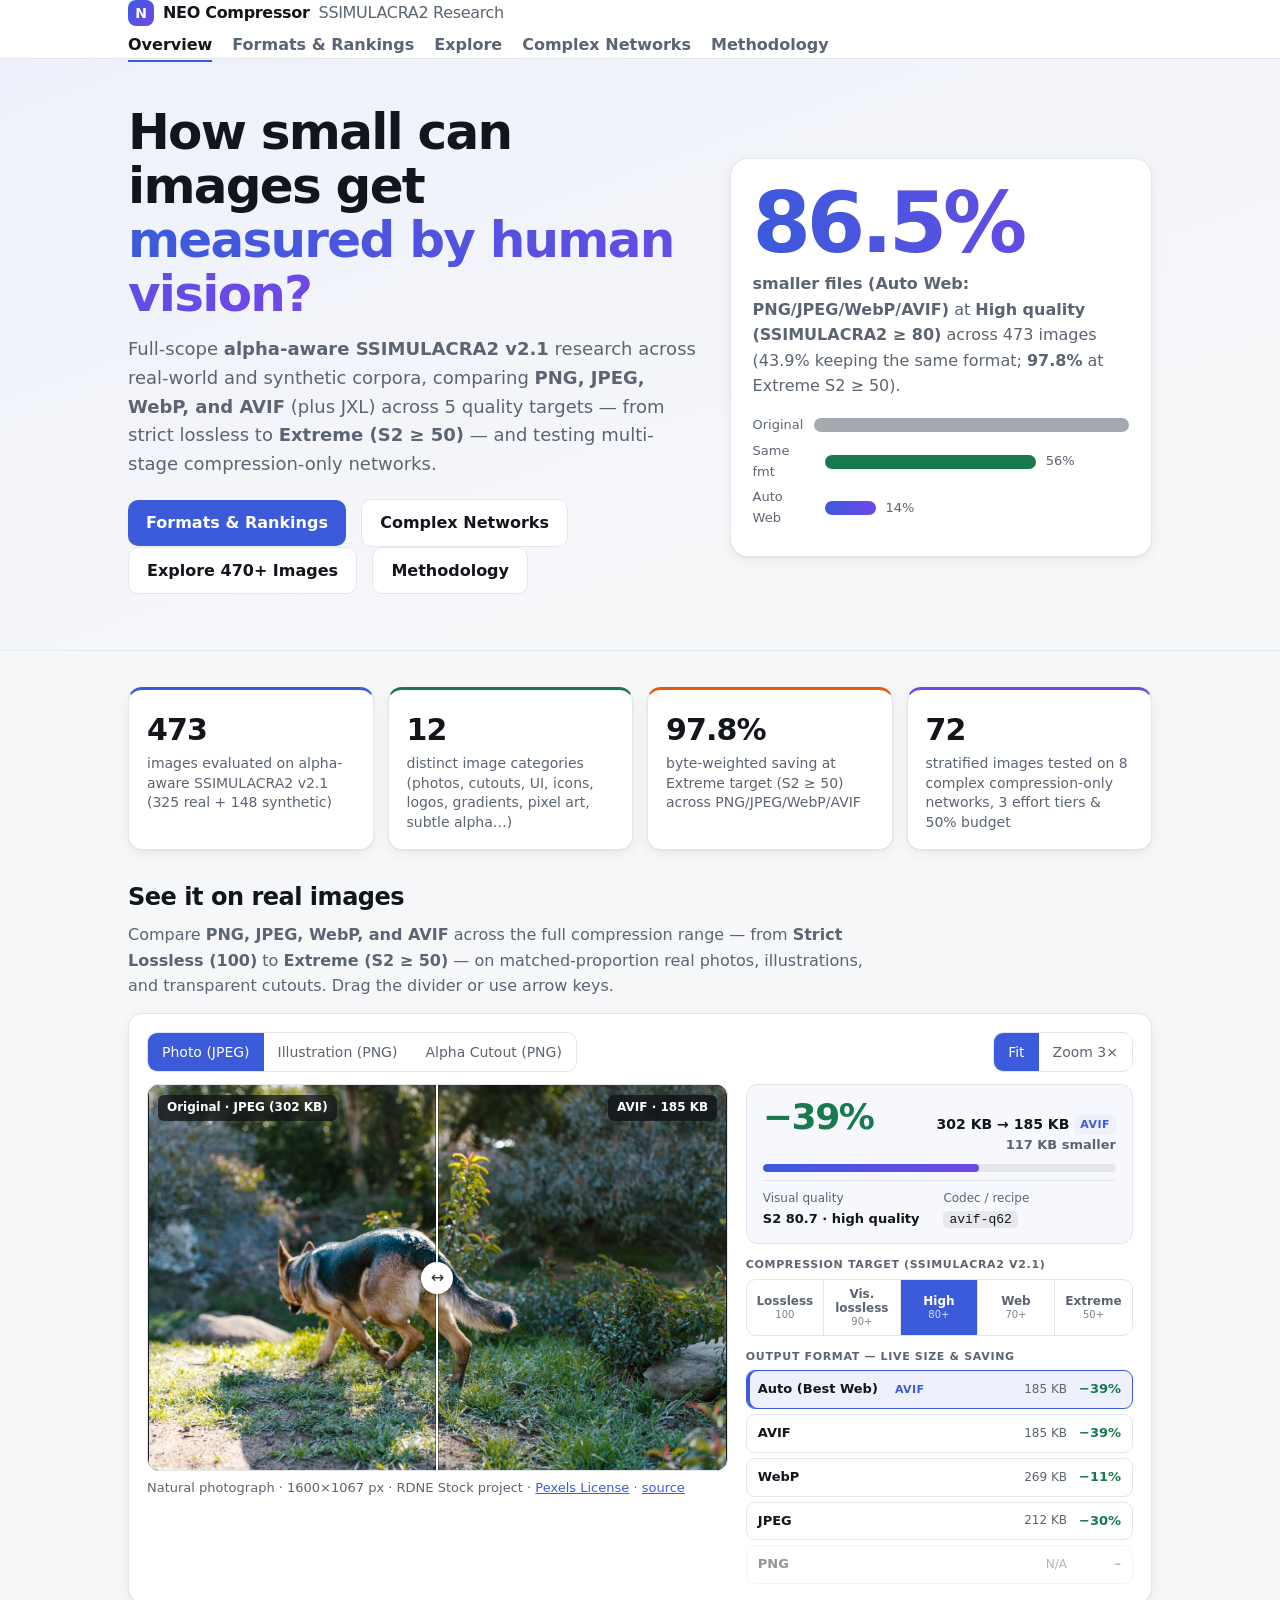
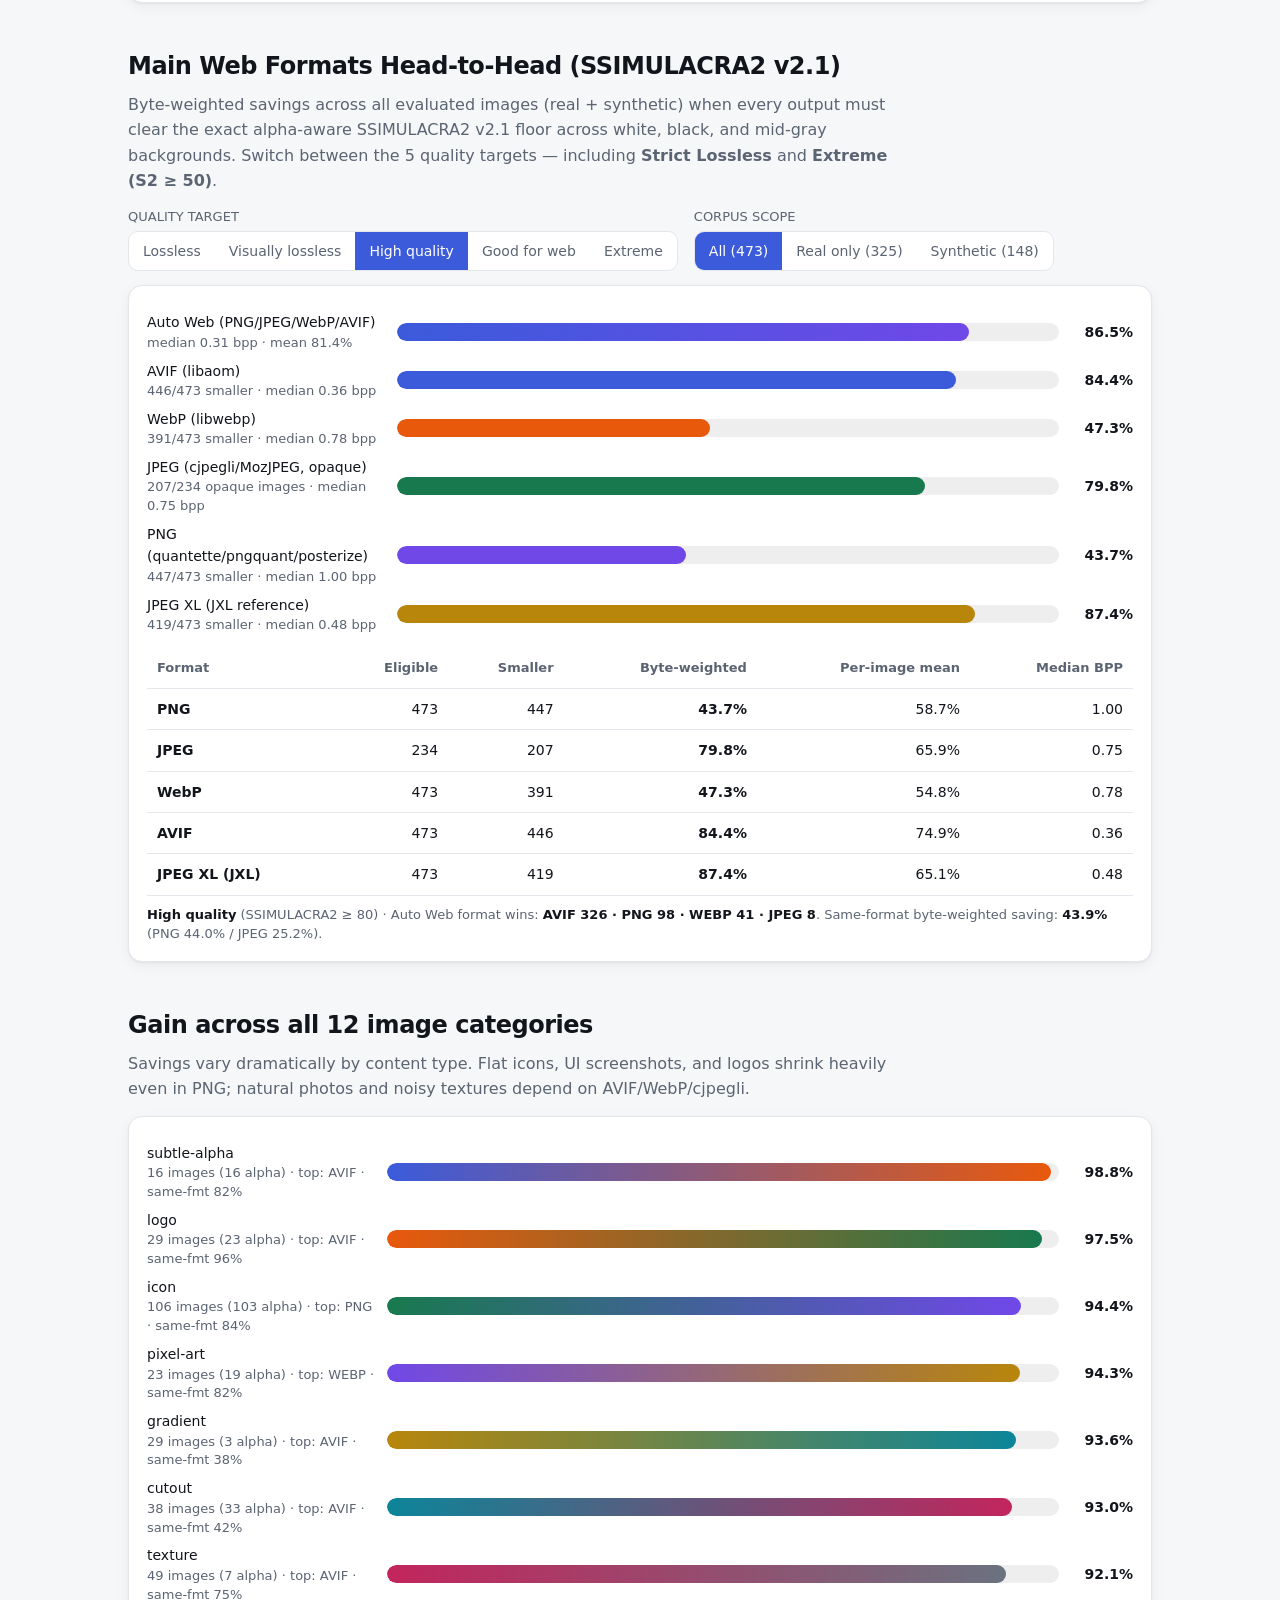
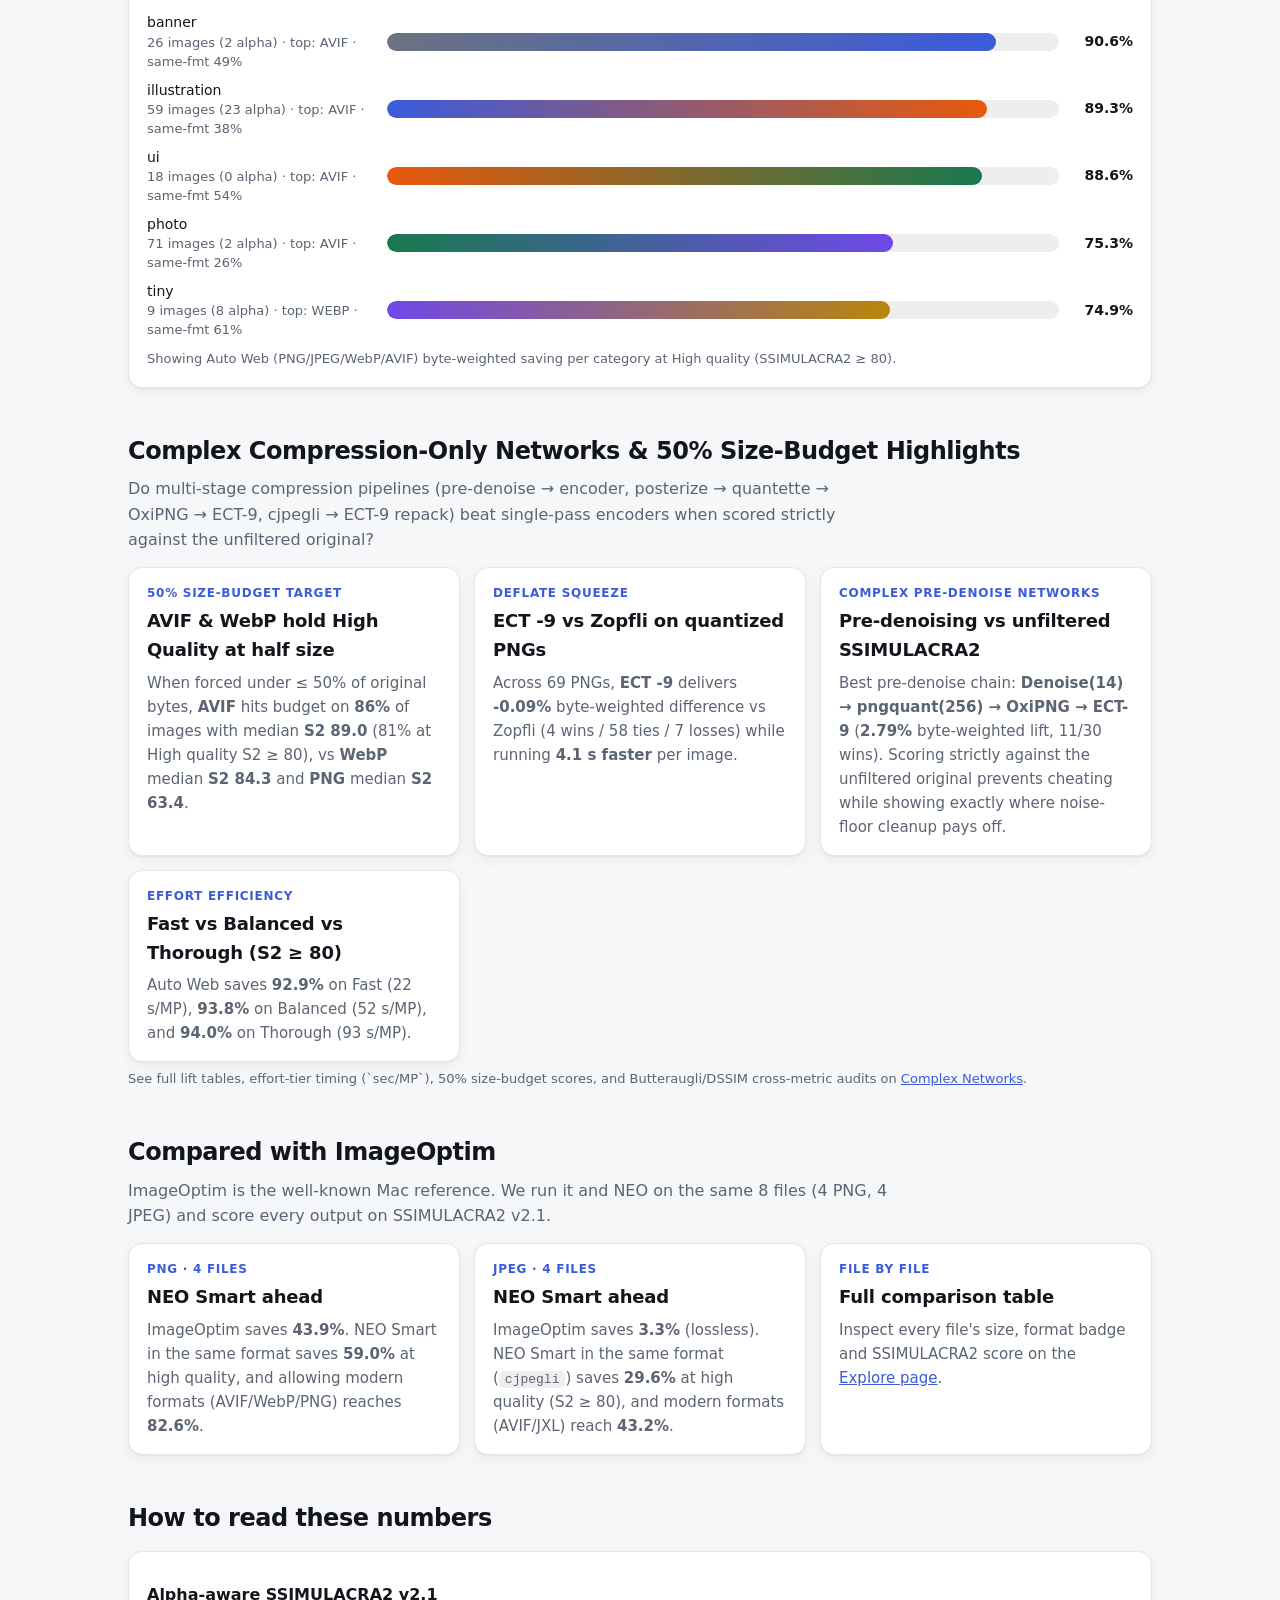
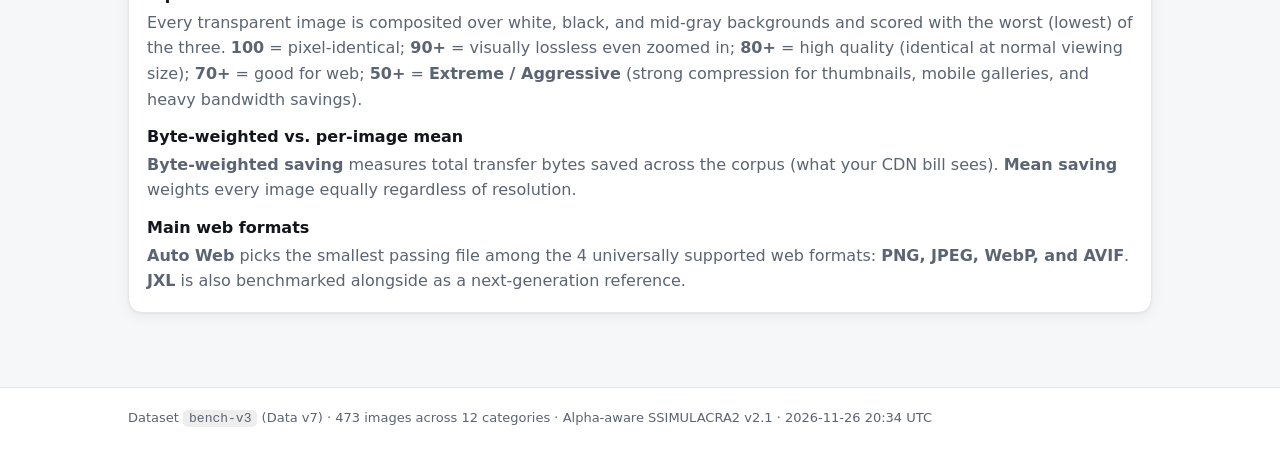
<file: docs/index.html>
<!doctype html>
<html lang="en"><head><meta charset="utf-8"><meta name="viewport" content="width=device-width,initial-scale=1">
<title>NEO Compressor · SSIMULACRA2 v2.1 Research Results</title>
<meta name="description" content="Full-scope alpha-aware SSIMULACRA2 v2.1 image compression research across ~473 real and synthetic images, 4 main web formats (PNG, JPEG, WebP, AVIF), 12 categories, Extreme S2>=50, and complex compression-only networks.">
<meta property="og:type" content="website">
<meta property="og:site_name" content="NEO Compressor Results">
<meta property="og:title" content="NEO Compressor · SSIMULACRA2 v2.1 Research Results">
<meta property="og:description" content="Measured compression across ~473 images on alpha-aware SSIMULACRA2 v2.1: PNG, JPEG, WebP, AVIF, Extreme (S2 ≥ 50), 50% size budgets, and complex compression networks.">
<meta property="og:url" content="https://alfatreze.github.io/neo-encoder-releases/index.html">
<meta property="og:image" content="https://alfatreze.github.io/neo-encoder-releases/assets/og.png">
<meta property="og:image:type" content="image/png">
<meta property="og:image:width" content="1200">
<meta property="og:image:height" content="630">
<meta name="twitter:card" content="summary_large_image">
<meta name="theme-color" content="#3b5bdb">
<link rel="icon" href="data:image/svg+xml,%3Csvg xmlns='http://www.w3.org/2000/svg' viewBox='0 0 32 32'%3E%3Crect width='32' height='32' rx='8' fill='%233b5bdb'/%3E%3Ctext x='16' y='23' font-size='20' font-family='Arial' font-weight='700' text-anchor='middle' fill='white'%3EN%3C/text%3E%3C/svg%3E">
<link rel="stylesheet" href="assets/style.css?v=20261127a"></head>
<body>
<section class="hero"><div class="wrap">
<div>
<h1>How small can images get <em>measured by human vision?</em></h1>
<p class="lede">Full-scope <b>alpha-aware SSIMULACRA2 v2.1</b> research across real-world and synthetic corpora, comparing <b>PNG, JPEG, WebP, and AVIF</b> (plus JXL) across 5 quality targets — from strict lossless to <b>Extreme (S2 ≥ 50)</b> — and testing multi-stage compression-only networks.</p>
<p style="margin-top:20px"><a class="btn" href="rankings.html">Formats &amp; Rankings</a> &nbsp; <a class="btn ghost" href="gated.html">Complex Networks</a> &nbsp; <a class="btn ghost" href="explore.html">Explore 470+ Images</a> &nbsp; <a class="btn ghost" href="methodology.html">Methodology</a></p>
</div>
<div class="heronum" id="hero"></div>
</div></section>

<main><div class="wrap">
<div class="cards" id="cards"></div>

<h2 style="margin-top:28px">See it on real images</h2>
<p class="sub">Compare <b>PNG, JPEG, WebP, and AVIF</b> across the full compression range — from <b>Strict Lossless (100)</b> to <b>Extreme (S2 ≥ 50)</b> — on matched-proportion real photos, illustrations, and transparent cutouts. Drag the divider or use arrow keys.</p>
<div class="panel ex-panel" id="ex">
<div class="ex-topbar">
<div class="seg" id="ex-sample"></div>
<div class="seg" id="ex-z"></div>
</div>
<div class="ex-grid">
<div>
<div class="cmp" id="ex-cmp" tabindex="0" role="group" aria-label="Before and after comparison. Use the left and right arrow keys to move the handle.">
<div class="cmp-in" id="ex-in"><img id="ex-a" alt="Original image" draggable="false"><div class="cmp-b" id="ex-bwrap"><img id="ex-b" alt="Compressed image" draggable="false"></div></div>
<div class="cmp-h" id="ex-h"><span></span></div>
<span class="cmp-l" id="ex-ll">Original</span><span class="cmp-r" id="ex-rl">Compressed</span>
</div>
<p class="note" id="ex-credit" style="margin:8px 0 0"></p>
</div>
<div class="ex-rail">
<div class="ex-gain" id="ex-gain"></div>
<div>
<div class="ex-ctrl-lbl">Compression Target (SSIMULACRA2 v2.1)</div>
<div class="ex-qseg" id="ex-q"></div>
</div>
<div>
<div class="ex-ctrl-lbl">Output Format — live size &amp; saving</div>
<div class="ex-fmts" id="ex-fmts"></div>
</div>
</div>
</div>
</div>

<h2>Main Web Formats Head-to-Head (SSIMULACRA2 v2.1)</h2>
<p class="sub">Byte-weighted savings across all evaluated images (real + synthetic) when every output must clear the exact alpha-aware SSIMULACRA2 v2.1 floor across white, black, and mid-gray backgrounds. Switch between the 5 quality targets — including <b>Strict Lossless</b> and <b>Extreme (S2 ≥ 50)</b>.</p>
<div class="controls" style="align-items:end">
<div><div class="note" style="margin-bottom:4px">QUALITY TARGET</div><div class="seg" id="seg-q"></div></div>
<div><div class="note" style="margin-bottom:4px">CORPUS SCOPE</div><div class="seg" id="seg-scope"></div></div>
</div>
<div class="panel">
<div id="fmt-bars"></div>
<div id="fmt-table" class="scroll" style="margin-top:14px"></div>
<p class="note" id="fmt-note" style="margin:10px 0 0"></p>
</div>

<h2>Gain across all 12 image categories</h2>
<p class="sub">Savings vary dramatically by content type. Flat icons, UI screenshots, and logos shrink heavily even in PNG; natural photos and noisy textures depend on AVIF/WebP/cjpegli.</p>
<div class="panel">
<div id="bytype"></div>
<p class="note" id="bytype-note" style="margin:10px 0 0"></p>
</div>

<h2>Complex Compression-Only Networks &amp; 50% Size-Budget Highlights</h2>
<p class="sub">Do multi-stage compression pipelines (pre-denoise → encoder, posterize → quantette → OxiPNG → ECT-9, cjpegli → ECT-9 repack) beat single-pass encoders when scored strictly against the unfiltered original?</p>
<div class="findings" id="findings"></div>
<p class="note" style="margin-top:8px">See full lift tables, effort-tier timing (`sec/MP`), 50% size-budget scores, and Butteraugli/DSSIM cross-metric audits on <a href="gated.html">Complex Networks</a>.</p>

<h2>Compared with ImageOptim</h2>
<p class="sub">ImageOptim is the well-known Mac reference. We run it and NEO on the same 8 files (4 PNG, 4 JPEG) and score every output on SSIMULACRA2 v2.1.</p>
<div class="findings" id="north"></div>

<h2>How to read these numbers</h2>
<dl class="gloss panel">
<dt>Alpha-aware SSIMULACRA2 v2.1</dt><dd>Every transparent image is composited over white, black, and mid-gray backgrounds and scored with the worst (lowest) of the three. <b>100</b> = pixel-identical; <b>90+</b> = visually lossless even zoomed in; <b>80+</b> = high quality (identical at normal viewing size); <b>70+</b> = good for web; <b>50+</b> = <b>Extreme / Aggressive</b> (strong compression for thumbnails, mobile galleries, and heavy bandwidth savings).</dd>
<dt>Byte-weighted vs. per-image mean</dt><dd><b>Byte-weighted saving</b> measures total transfer bytes saved across the corpus (what your CDN bill sees). <b>Mean saving</b> weights every image equally regardless of resolution.</dd>
<dt>Main web formats</dt><dd><b>Auto Web</b> picks the smallest passing file among the 4 universally supported web formats: <b>PNG, JPEG, WebP, and AVIF</b>. <b>JXL</b> is also benchmarked alongside as a next-generation reference.</dd>
</dl>
</div></main>
<footer><div class="wrap" id="foot"></div></footer>
<script src="assets/common.js"></script>
<script>
chrome('index.html');
(async()=>{
const [meta,v3,ns]=await Promise.all([data('meta'),data('v3-summary'),data('northstar')]);
if(!v3){$('#cards').innerHTML='<div class="card">No v3 data found. Run build_site_data_v3.py.</div>';return}

const c=v3.corpus;
const hi=v3.tiers['s2>=80'];
const ext=v3.tiers['s2>=50'];

// Hero KPI: SSIMULACRA2 >= 80 Auto Web vs Same Format
if(hi){
 const s=hi.autoWeb.bwSaving;
 const same=hi.sameFormat.bwSaving;
 $('#hero').innerHTML=`<div class="big">${pct(s,1)}</div><div class="cap"><b>smaller files (Auto Web: PNG/JPEG/WebP/AVIF)</b> at <b>High quality (SSIMULACRA2 ≥ 80)</b> across ${num(c.evaluated)} images (${pct(same,1)} keeping the same format; <b>${pct(ext?.autoWeb?.bwSaving,1)}</b> at Extreme S2 ≥ 50).</div><div class="sizebar"><div class="row"><span class="t">Original</span><span class="b" style="width:100%;background:var(--muted);opacity:.55"></span></div><div class="row"><span class="t">Same fmt</span><span class="b" style="width:${(1-same)*100}%;background:var(--c3)"></span><span>${pct(1-same,0)}</span></div><div class="row"><span class="t">Auto Web</span><span class="b" style="width:${(1-s)*100}%;background:linear-gradient(90deg,var(--accent),var(--accent2))"></span><span>${pct(1-s,0)}</span></div></div>`;
}

$('#cards').innerHTML=[
 [num(c.evaluated),`images evaluated on alpha-aware SSIMULACRA2 v2.1 (${num(c.real)} real + ${num(c.synthetic)} synthetic)`],
 [String(Object.keys(v3.categories||{}).length),'distinct image categories (photos, cutouts, UI, icons, logos, gradients, pixel art, subtle alpha…)'],
 [pct(ext?.autoWeb?.bwSaving,1),'byte-weighted saving at Extreme target (S2 ≥ 50) across PNG/JPEG/WebP/AVIF'],
 [num(v3.complex?.panelSize||0),'stratified images tested on 8 complex compression-only networks, 3 effort tiers & 50% budget']
].map(([n,l])=>`<div class="card"><div class="n">${n}</div><div class="l">${l}</div></div>`).join('');

// Interactive Format Comparison by Quality Target & Scope
let curQ='s2>=80', curScope='all';
const scopes=[['all',`All (${c.evaluated})`],['real',`Real only (${c.real})`],['synth',`Synthetic (${c.synthetic})`]];
const seg=(host,items,get,set)=>{
 host.innerHTML=items.map(([k,t])=>`<button aria-pressed="${get()===k}" data-k="${esc(k)}">${esc(t)}</button>`).join('');
 $$('button',host).forEach(b=>b.onclick=()=>{set(b.dataset.k);drawFmt();drawByType();});
};

function getTierObj(q){
 if(curScope==='real')return v3.realOnlyTiers?.[q];
 if(curScope==='synth')return v3.synthOnlyTiers?.[q];
 return v3.tiers?.[q];
}

function drawFmt(){
 seg($('#seg-q'),Object.entries(QUALITY).map(([k,v])=>[k,v.short]),()=>curQ,v=>curQ=v);
 seg($('#seg-scope'),scopes,()=>curScope,v=>curScope=v);
 const t=getTierObj(curQ);
 if(!t){$('#fmt-bars').innerHTML='<span class="muted">No data for this slice.</span>';return}
 const rows=[
  {label:'Auto Web (PNG/JPEG/WebP/AVIF)',sub:`median ${num(t.autoWeb.medianBpp,2)} bpp · mean ${pct(t.autoWeb.meanSaving,1)}`,v:t.autoWeb.bwSaving,color:'linear-gradient(90deg,var(--accent),var(--accent2))'},
  {label:'AVIF (libaom)',sub:`${t.formats.avif.improved}/${t.formats.avif.eligible} smaller · median ${num(t.formats.avif.medianBpp,2)} bpp`,v:t.formats.avif.bwSaving,color:'var(--c1)'},
  {label:'WebP (libwebp)',sub:`${t.formats.webp.improved}/${t.formats.webp.eligible} smaller · median ${num(t.formats.webp.medianBpp,2)} bpp`,v:t.formats.webp.bwSaving,color:'var(--c2)'},
  {label:'JPEG (cjpegli/MozJPEG, opaque)',sub:`${t.formats.jpeg.improved}/${t.formats.jpeg.eligible} opaque images · median ${num(t.formats.jpeg.medianBpp,2)} bpp`,v:t.formats.jpeg.bwSaving,color:'var(--c3)'},
  {label:'PNG (quantette/pngquant/posterize)',sub:`${t.formats.png.improved}/${t.formats.png.eligible} smaller · median ${num(t.formats.png.medianBpp,2)} bpp`,v:t.formats.png.bwSaving,color:'var(--c4)'},
  {label:'JPEG XL (JXL reference)',sub:`${t.formats.jxl.improved}/${t.formats.jxl.eligible} smaller · median ${num(t.formats.jxl.medianBpp,2)} bpp`,v:t.formats.jxl.bwSaving,color:'var(--c5)'},
 ];
 bars($('#fmt-bars'),rows,{label:240,h:18});
 const wins=Object.entries(t.autoWeb.wins||{}).map(([f,n])=>`${f.toUpperCase()} ${n}`).join(' · ');
 $('#fmt-table').innerHTML=`<table><thead><tr><th>Format</th><th class="num">Eligible</th><th class="num">Smaller</th><th class="num">Byte-weighted</th><th class="num">Per-image mean</th><th class="num">Median BPP</th></tr></thead><tbody>${
  ALL_FORMATS.map(f=>{const x=t.formats[f];return `<tr><td><b>${esc(FMT_LABEL[f])}</b></td><td class="num">${num(x.eligible)}</td><td class="num">${num(x.improved)}</td><td class="num"><b>${pct(x.bwSaving,1)}</b></td><td class="num">${pct(x.meanSaving,1)}</td><td class="num">${num(x.medianBpp,2)}</td></tr>`;}).join('')
 }</tbody></table>`;
 $('#fmt-note').innerHTML=`<b>${QUALITY[curQ].name}</b> (${QUALITY[curQ].tech}) · Auto Web format wins: <b>${esc(wins)}</b>. Same-format byte-weighted saving: <b>${pct(t.sameFormat.bwSaving,1)}</b> (PNG ${pct(t.sameFormat.png.bw,1)} / JPEG ${pct(t.sameFormat.jpeg.bw,1)}).`;
}

function drawByType(){
 const cats=Object.entries(v3.categories||{}).map(([name,info])=>{
  const t=info.tiers?.[curQ];
  const topWin=Object.entries(t?.autoWeb?.wins||{}).sort((a,b)=>b[1]-a[1])[0];
  return {
   label:name,
   sub:`${info.n} images (${info.withAlpha} alpha) · top: ${topWin?topWin[0].toUpperCase():'–'} · same-fmt ${pct(t?.sameFormat?.bwSaving,0)}`,
   v:t?.autoWeb?.bwSaving??0
  };
 }).sort((a,b)=>b.v-a.v);
 bars($('#bytype'),cats.map((r,i)=>({...r,color:`linear-gradient(90deg,${col(i)},${col(i+1)})`})),{label:230,h:18});
 $('#bytype-note').textContent=`Showing Auto Web (PNG/JPEG/WebP/AVIF) byte-weighted saving per category at ${QUALITY[curQ].name} (${QUALITY[curQ].tech}).`;
}
drawFmt();
drawByType();

// Findings from Complex Networks, 50% Budget & Effort Tiers
const F=[];
if(v3.complex){
 const b50=v3.complex.budget50;
 if(b50?.avif&&b50?.webp){
  F.push(['50% Size-Budget Target','AVIF & WebP hold High Quality at half size',`When forced under ≤ 50% of original bytes, <b>AVIF</b> hits budget on <b>${pct(b50.avif.hitRate,0)}</b> of images with median <b>S2 ${num(b50.avif.medianS2,1)}</b> (${pct(b50.avif.pctAbove80,0)} at High quality S2 ≥ 80), vs <b>WebP</b> median <b>S2 ${num(b50.webp.medianS2,1)}</b> and <b>PNG</b> median <b>S2 ${num(b50.png?.medianS2,1)}</b>.`]);
 }
 const ectNet=v3.complex.networks?.find(n=>n.name.includes('ECT -9 vs Zopfli'));
 if(ectNet&&ectNet.n>0){
  F.push(['Deflate Squeeze','ECT -9 vs Zopfli on quantized PNGs',`Across ${ectNet.n} PNGs, <b>ECT -9</b> delivers <b>${(ectNet.bwLift*100).toFixed(2)}%</b> byte-weighted difference vs Zopfli (${ectNet.wins} wins / ${ectNet.ties} ties / ${ectNet.losses} losses) while running <b>${ectNet.medianExtraMs<0?fmtSec(-ectNet.medianExtraMs/1000)+' faster':fmtSec(ectNet.medianExtraMs/1000)+' slower'}</b> per image.`]);
 }
 const dnNets=(v3.complex.networks||[]).filter(n=>n.name.startsWith('Denoise')&&n.n>0);
 if(dnNets.length){
  const bestDn=[...dnNets].sort((a,b)=>b.bwLift-a.bwLift)[0];
  F.push(['Complex Pre-Denoise Networks','Pre-denoising vs unfiltered SSIMULACRA2',`Best pre-denoise chain: <b>${esc(bestDn.name)}</b> (<b>${(bestDn.bwLift*100).toFixed(2)}%</b> byte-weighted lift, ${bestDn.wins}/${bestDn.n} wins). Scoring strictly against the unfiltered original prevents cheating while showing exactly where noise-floor cleanup pays off.`]);
 }
 const efH=v3.complex.efforts?.high;
 if(efH?.fast&&efH?.balanced&&efH?.max){
  F.push(['Effort Efficiency','Fast vs Balanced vs Thorough (S2 ≥ 80)',`Auto Web saves <b>${pct(efH.fast.autoBwSaving,1)}</b> on Fast (${fmtSec(efH.fast.secPerMpMedian)}/MP), <b>${pct(efH.balanced.autoBwSaving,1)}</b> on Balanced (${fmtSec(efH.balanced.secPerMpMedian)}/MP), and <b>${pct(efH.max.autoBwSaving,1)}</b> on Thorough (${fmtSec(efH.max.secPerMpMedian)}/MP).`]);
 }
}
$('#findings').innerHTML=F.map(([k,h,t])=>`<div class="finding"><div class="k">${esc(k)}</div><h3>${esc(h)}</h3><p>${t}</p></div>`).join('');

// Northstar
if(ns){const mean=a=>a.reduce((x,y)=>x+y,0)/a.length;const out=[];
 ['PNG','JPEG'].forEach(f=>{const s=ns.filter(r=>r.format===f&&r.app);if(!s.length)return;
  const a=mean(s.map(r=>r.app.saving));
  const same=s.every(r=>r['neo-smart-same'])?mean(s.map(r=>r['neo-smart-same'].saving)):null;
  const auto=s.every(r=>r['neo-smart-auto'])?mean(s.map(r=>r['neo-smart-auto'].saving)):null;
  const body=f==='PNG'
   ?`ImageOptim saves <b>${pct(a)}</b>. NEO Smart in the same format saves <b>${pct(same)}</b> at high quality, and allowing modern formats (AVIF/WebP/PNG) reaches <b>${pct(auto)}</b>.`
   :`ImageOptim saves <b>${pct(a)}</b> (lossless). NEO Smart in the same format (<code>cjpegli</code>) saves <b>${pct(same)}</b> at high quality (S2 ≥ 80), and modern formats (AVIF/JXL) reach <b>${pct(auto)}</b>.`;
  out.push(`<div class="finding"><div class="k">${f} · ${s.length} files</div><h3>${same!=null&&same>a+0.02?'NEO Smart ahead':'On par'}</h3><p>${body}</p></div>`)});
 $('#north').innerHTML=out.join('')+`<div class="finding"><div class="k">File by file</div><h3>Full comparison table</h3><p>Inspect every file's size, format badge and SSIMULACRA2 score on the <a href="explore.html#north">Explore page</a>.</p></div>`}
})();

// Interactive real-image studio (side-by-side controls + live gains, 5 tiers x 4 formats)
(async()=>{
const ex=await data('examples');if(!ex||!ex.examples.length){$('#ex').hidden=true;return}
const TIER_BTNS=[
 ['s2=100','Lossless','100'],
 ['s2>=90','Vis. lossless','90+'],
 ['s2>=80','High','80+'],
 ['s2>=70','Web','70+'],
 ['s2>=50','Extreme','50+']
];
const FMT_ORDER=[
 ['auto','Auto (Best Web)'],
 ['avif','AVIF'],
 ['webp','WebP'],
 ['jpeg','JPEG'],
 ['png','PNG']
];
const st={slug:ex.examples[0].slug,q:'s2>=80',fmt:'auto',zoom:false,pos:50};
function setPos(p){st.pos=Math.max(0,Math.min(100,p));$('#ex-bwrap').style.clipPath=`inset(0 0 0 ${st.pos}%)`;$('#ex-h').style.left=st.pos+'%'}

function resolveAuto(x,tierMap){
 let best=null;
 for(const f of ['avif','webp','jpeg','png']){
  const c=tierMap?.[f];
  if(c&&(!best||c.bytes<best.bytes))best=c;
 }
 return best||{file:x.original,bytes:x.originalBytes,format:x.format.toLowerCase(),s2:100,chosen:'kept-original',kept:true};
}

function draw(){
 const x=ex.examples.find(e=>e.slug===st.slug)||ex.examples[0];
 const tierMap=x.tiers?.[st.q]||{};
 const autoCell=resolveAuto(x,tierMap);
 // If chosen format isn't available in this tier/image, fall back to auto
 if(st.fmt!=='auto'&&!tierMap[st.fmt])st.fmt='auto';
 const cell=st.fmt==='auto'?autoCell:tierMap[st.fmt];
 const outFmt=(cell.format||x.format).toUpperCase();
 const saved=cell.kept?0:Math.max(0,1-cell.bytes/x.originalBytes);
 const savedBytes=Math.max(0,x.originalBytes-cell.bytes);

 // Top bar: sample selector + zoom
 $('#ex-sample').innerHTML=ex.examples.map(e=>`<button aria-pressed="${e.slug===x.slug}" data-s="${esc(e.slug)}">${esc(e.label)}</button>`).join('');
 $$('#ex-sample button').forEach(b=>b.onclick=()=>{st.slug=b.dataset.s;draw()});
 $('#ex-z').innerHTML=`<button aria-pressed="${!st.zoom}" data-z="0">Fit</button><button aria-pressed="${st.zoom}" data-z="1">Zoom 3×</button>`;
 $$('#ex-z button').forEach(b=>b.onclick=()=>{st.zoom=b.dataset.z==='1';$('#ex-in').style.transform=st.zoom?'scale(3)':'';draw()});

 // Image comparison stage (fixed 3:2 proportion across all samples)
 $('#ex-cmp').dataset.alpha=x.hasAlpha?'1':'0';
 $('#ex-a').src='examples/'+x.original;
 $('#ex-b').src='examples/'+(cell.kept?x.original:cell.file);
 $('#ex-ll').textContent=`Original · ${x.format} (${kb(x.originalBytes)})`;
 $('#ex-rl').textContent=cell.kept?'Kept original':`${outFmt} · ${kb(cell.bytes)}`;
 setPos(st.pos);

 // Right rail: Live Gains Hero Card
 const remainPct=Math.max(2,Math.min(100,(cell.bytes/x.originalBytes)*100));
 $('#ex-gain').innerHTML=`
  <div class="ex-gain-top">
   <div class="ex-gain-pct${cell.kept?' kept':''}">${cell.kept?'0%':'−'+pct(saved,0)}</div>
   <div class="ex-gain-sizes">${kb(x.originalBytes)} → <b>${kb(cell.bytes)}</b><span class="fmt-badge">${esc(outFmt)}</span><div class="note">${cell.kept?'Kept original (already optimal)':`${kb(savedBytes)} smaller`}</div></div>
  </div>
  <div class="ex-gain-bar"><div class="track"><div class="fill" style="width:${remainPct}%"></div></div></div>
  <div class="ex-gain-meta">
   <div><span class="muted">Visual quality</span><b>${cell.s2>=99.9?'S2 100 · Lossless':`S2 ${cell.s2.toFixed(1)} · ${s2Label(cell.s2)}`}</b></div>
   <div><span class="muted">Codec / recipe</span><b><code>${esc(cell.chosen||outFmt.toLowerCase())}</code></b></div>
  </div>`;

 // Right rail: 5-step Compression Target selector
 $('#ex-q').innerHTML=TIER_BTNS.map(([k,lbl,sc])=>`<button aria-pressed="${st.q===k}" data-q="${k}">${lbl}<small>${sc}</small></button>`).join('');
 $$('#ex-q button').forEach(b=>b.onclick=()=>{st.q=b.dataset.q;draw()});

 // Right rail: Comprehensive Format Comparison Selector
 $('#ex-fmts').innerHTML=FMT_ORDER.map(([fk,lbl])=>{
  const c=fk==='auto'?autoCell:tierMap[fk];
  const disabled=!c;
  const reason=disabled?(fk==='jpeg'&&x.hasAlpha?'No alpha':st.q==='s2=100'?'Lossy only':'N/A'):'';
  const sv=c&&!c.kept?Math.max(0,1-c.bytes/x.originalBytes):0;
  const tag=fk==='auto'&&c?`<span class="fmt-badge">${esc((c.format||x.format).toUpperCase())}</span>`:'';
  return `<button class="ex-fmt-btn" aria-pressed="${st.fmt===fk}" data-f="${fk}"${disabled?' disabled':''}>
   <span class="fn">${esc(lbl)}${tag}</span>
   <span class="fs">${disabled?esc(reason):kb(c.bytes)}</span>
   <span class="fp${!c||c.kept?' kept':''}">${disabled?'–':c.kept?'kept':'−'+pct(sv,0)}</span>
  </button>`;
 }).join('');
 $$('#ex-fmts button').forEach(b=>b.onclick=()=>{if(!b.disabled){st.fmt=b.dataset.f;draw()}});

 // Attribution caption
 $('#ex-credit').innerHTML=`${esc(x.category)} · ${x.width}×${x.height} px · ${esc(x.credit)} · ${x.license_url?`<a href="${esc(x.license_url)}" rel="noopener">${esc(x.license)}</a>`:esc(x.license)}${x.source_url?` · <a href="${esc(x.source_url)}" rel="noopener">source</a>`:''}`;
}

const cmp=$('#ex-cmp');let drag=false;
const move=e=>{const r=cmp.getBoundingClientRect();setPos((e.clientX-r.left)/r.width*100);if(st.zoom){$('#ex-in').style.transformOrigin=`${(e.clientX-r.left)/r.width*100}% ${(e.clientY-r.top)/r.height*100}%`}};
cmp.addEventListener('pointerdown',e=>{drag=true;cmp.setPointerCapture(e.pointerId);move(e)});
cmp.addEventListener('pointermove',e=>{if(drag||st.zoom)move(e)});
cmp.addEventListener('pointerup',()=>{drag=false});cmp.addEventListener('pointercancel',()=>{drag=false});
cmp.addEventListener('keydown',e=>{if(e.key==='ArrowLeft'){setPos(st.pos-5);e.preventDefault()}if(e.key==='ArrowRight'){setPos(st.pos+5);e.preventDefault()}});
draw();
})();
</script></body></html>
</file>
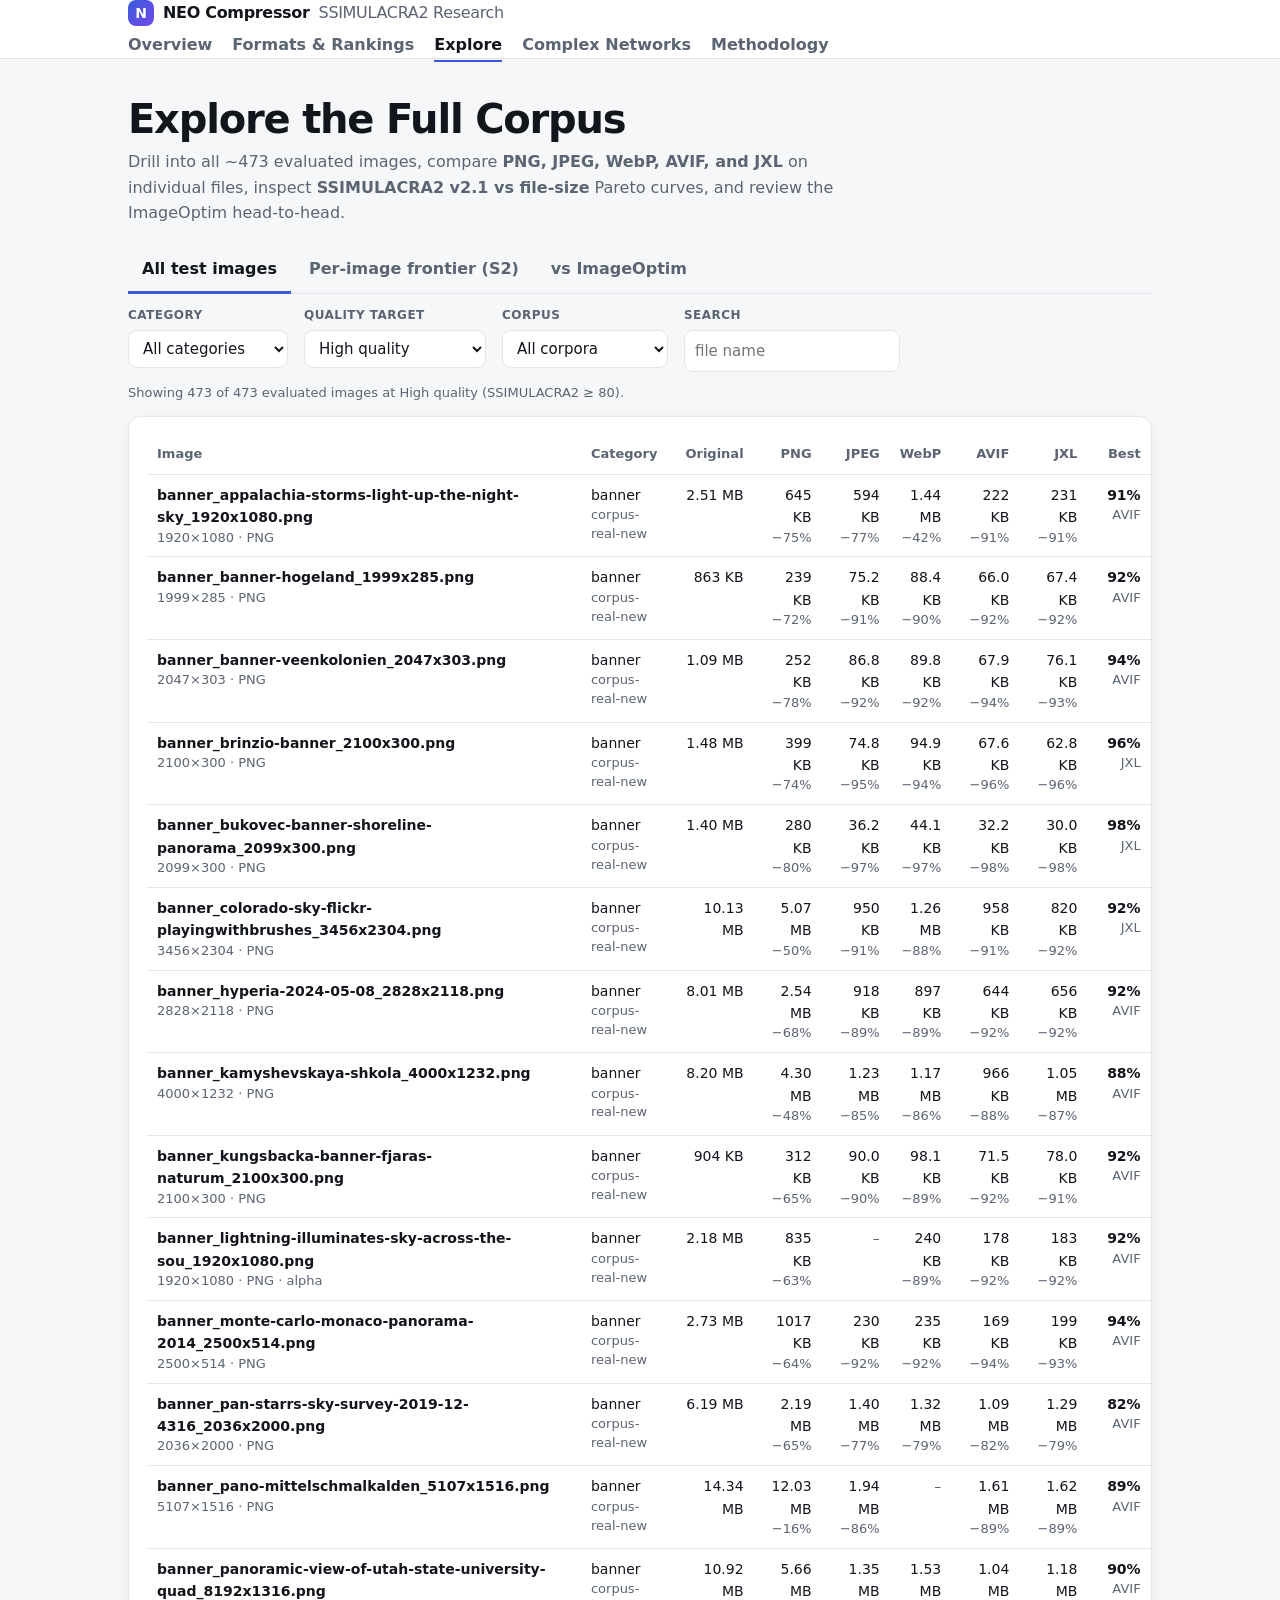
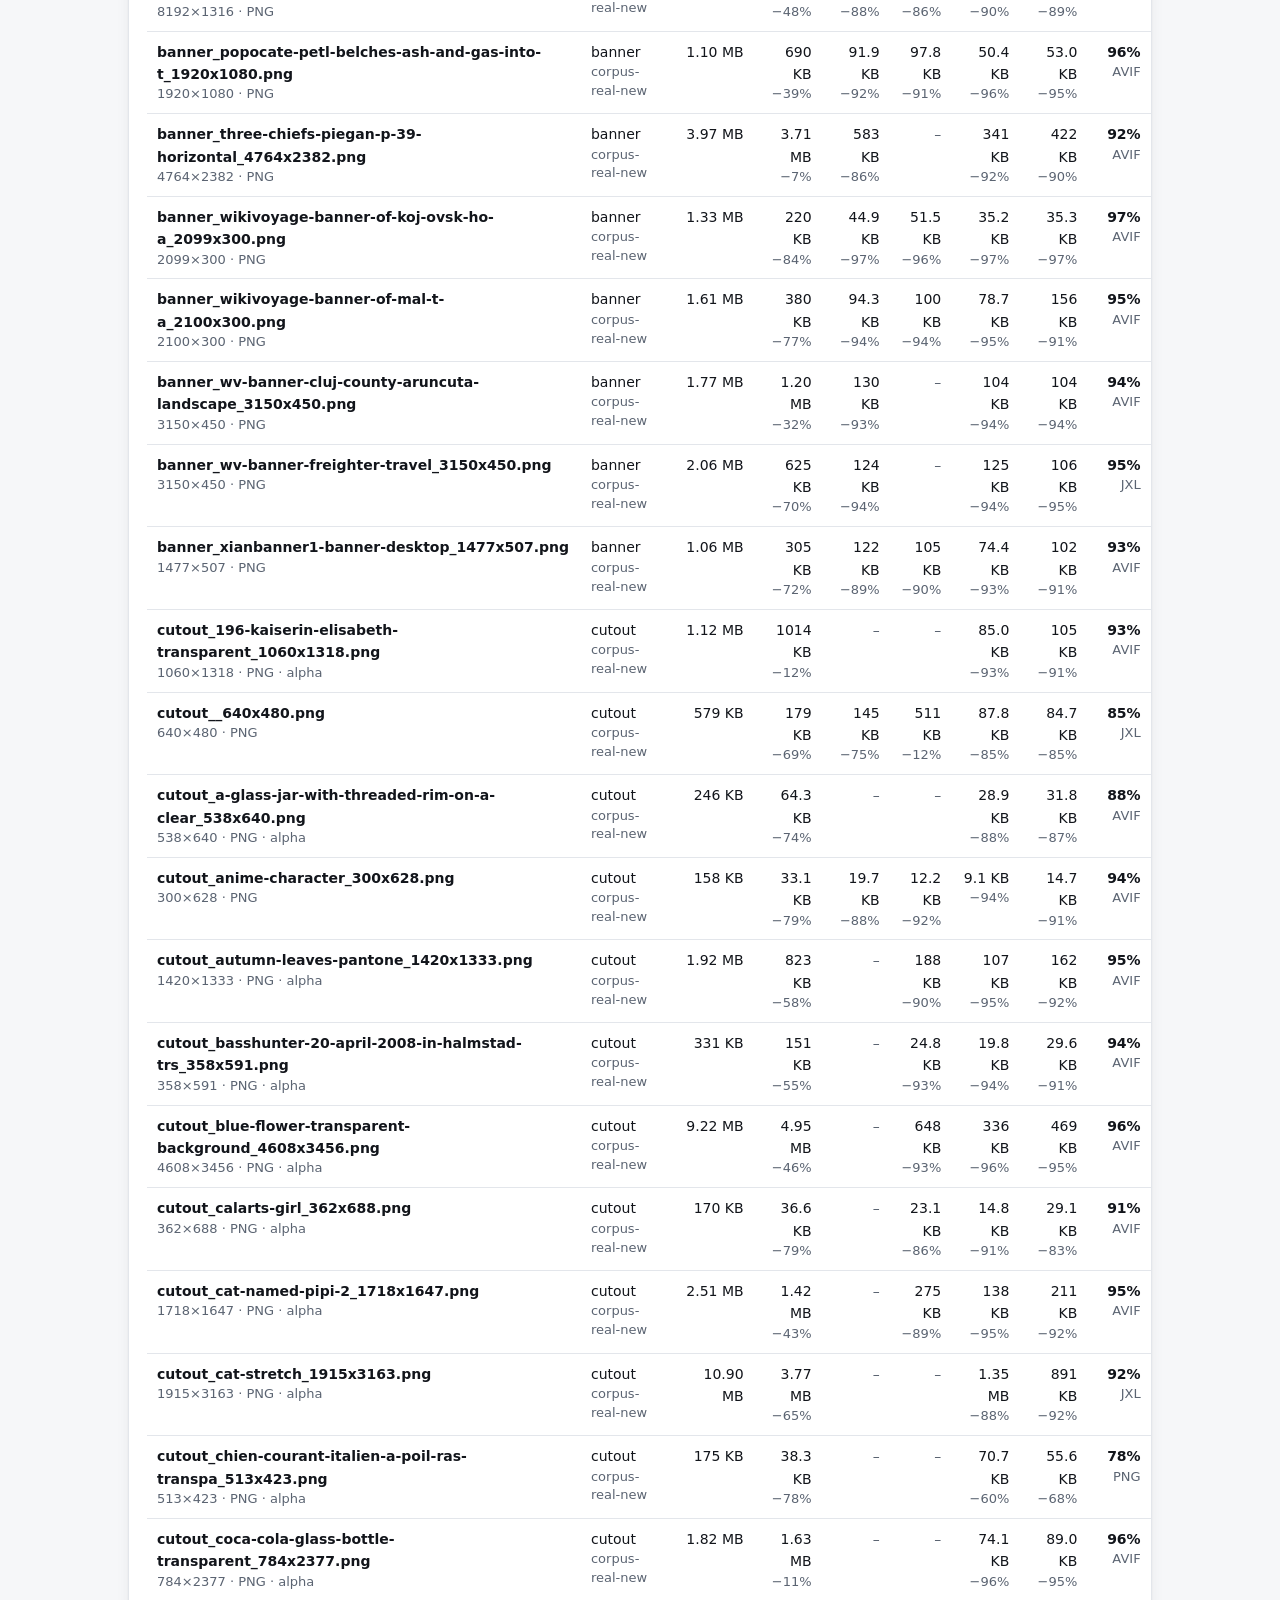
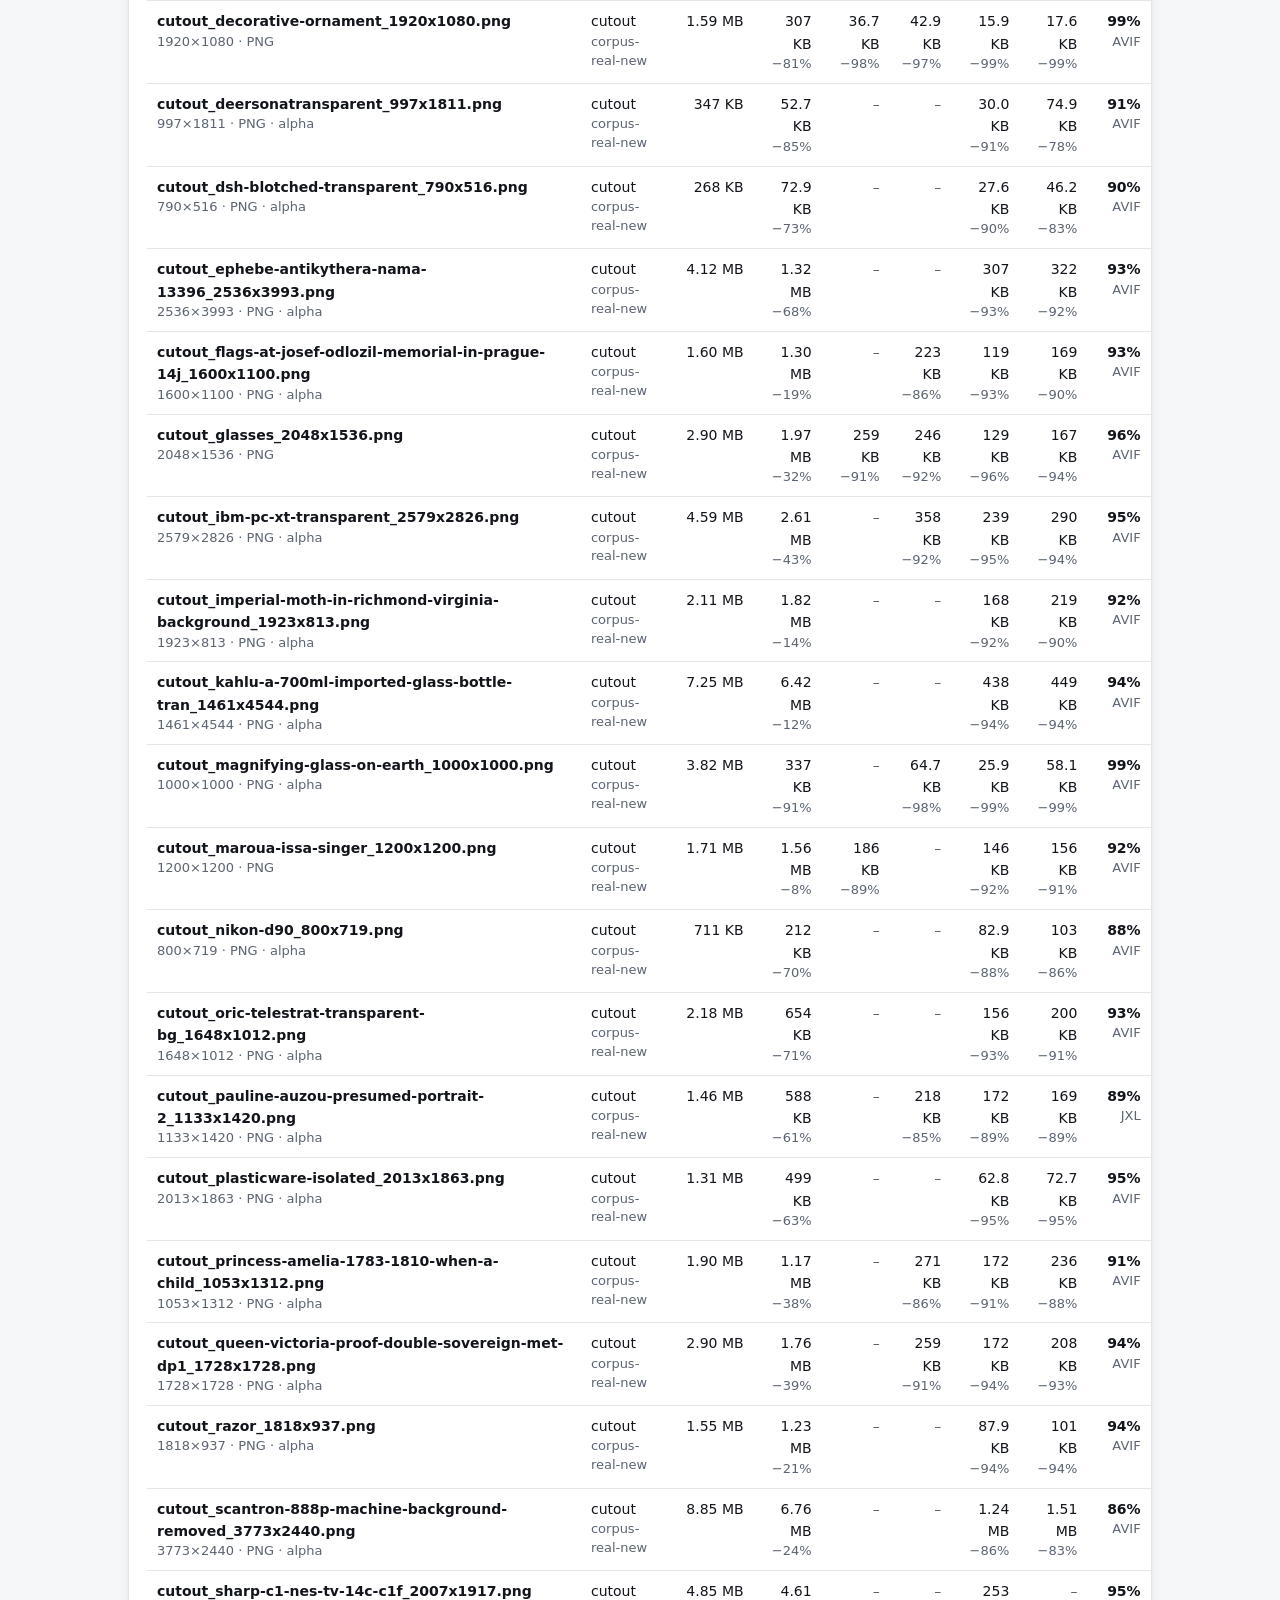
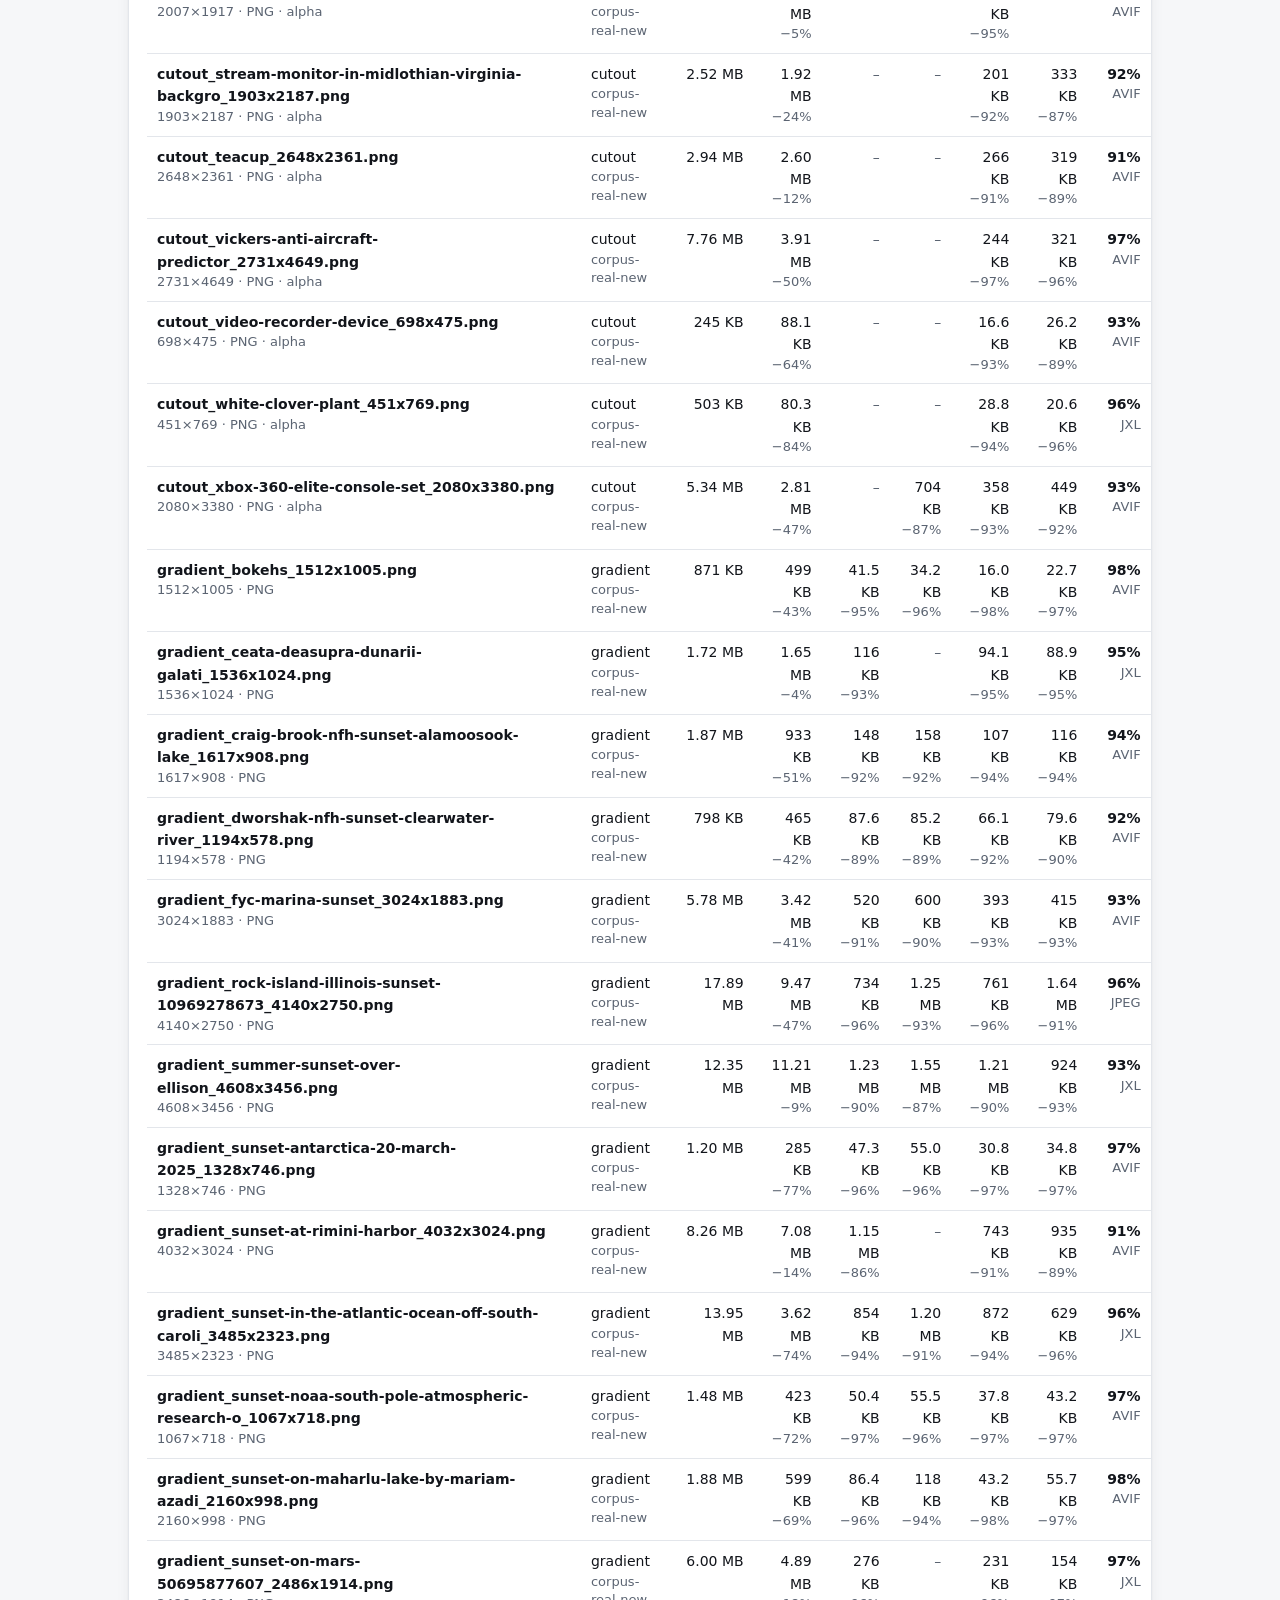
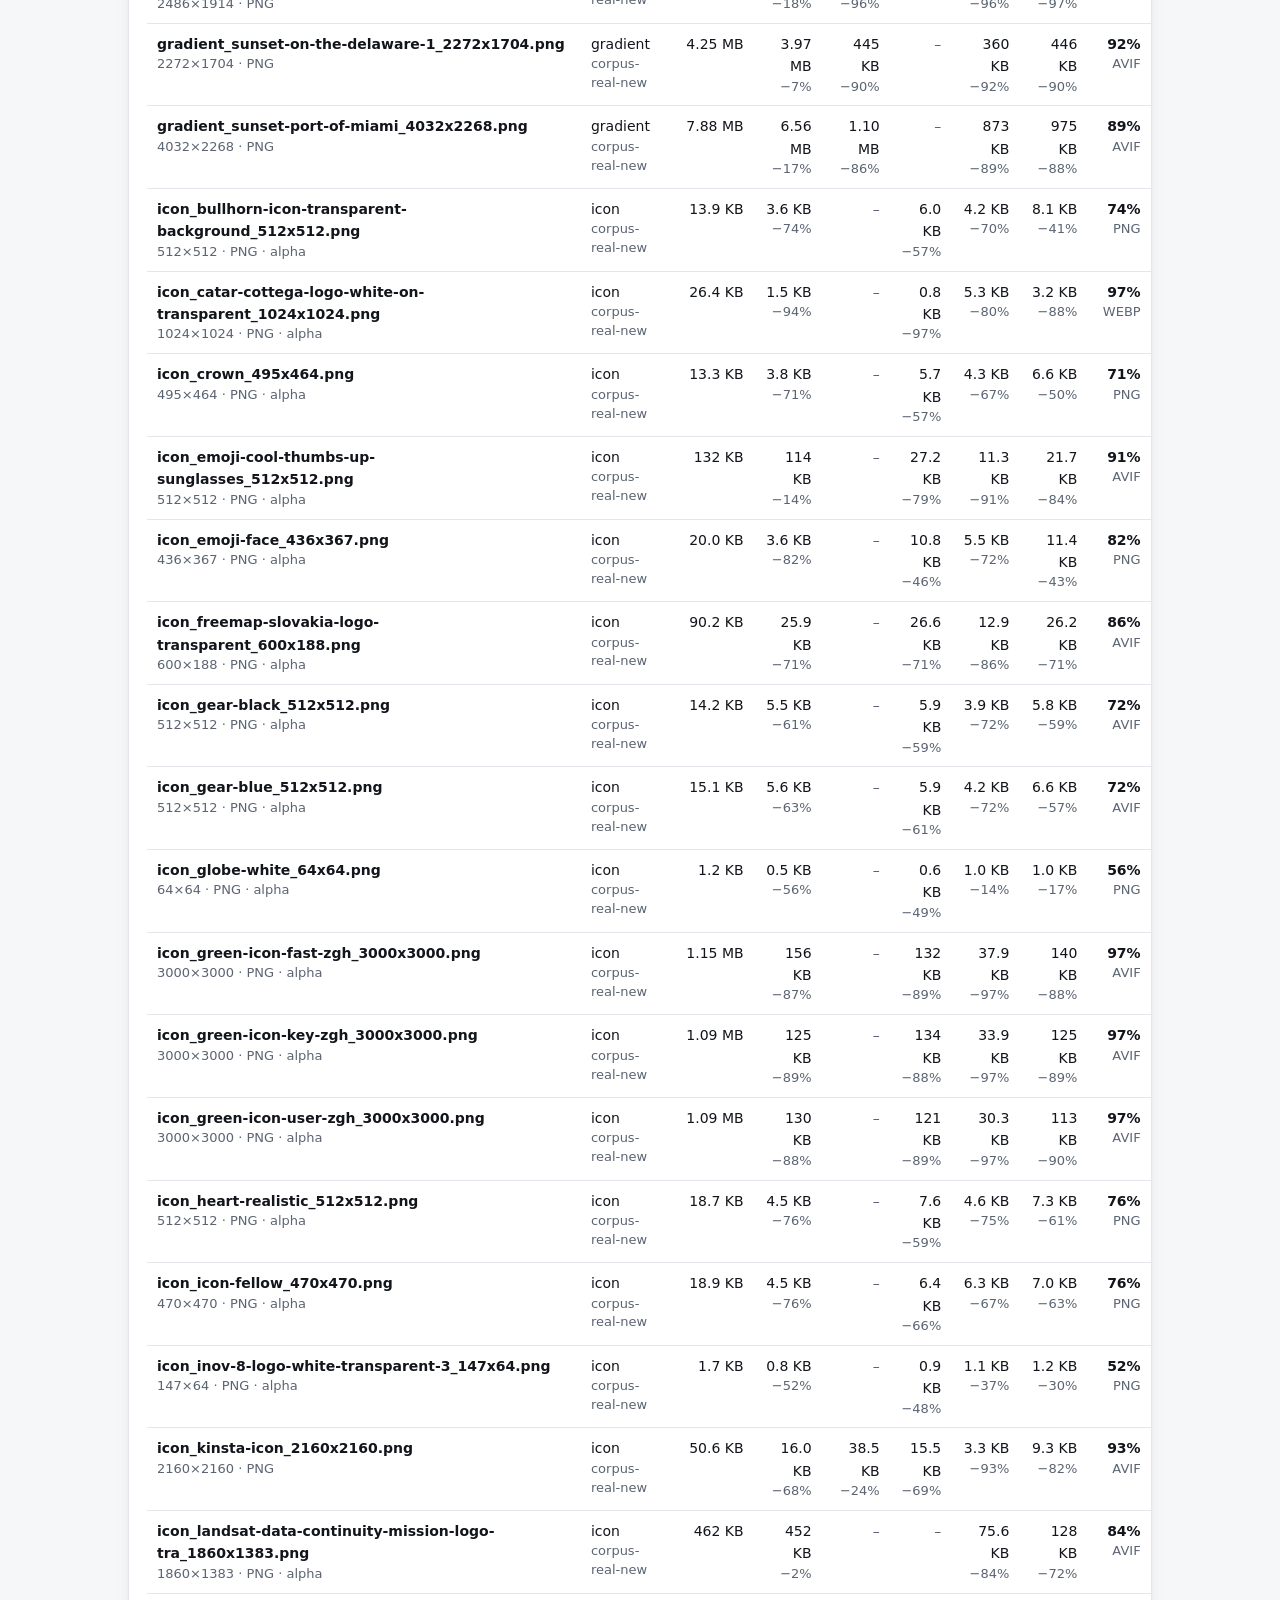
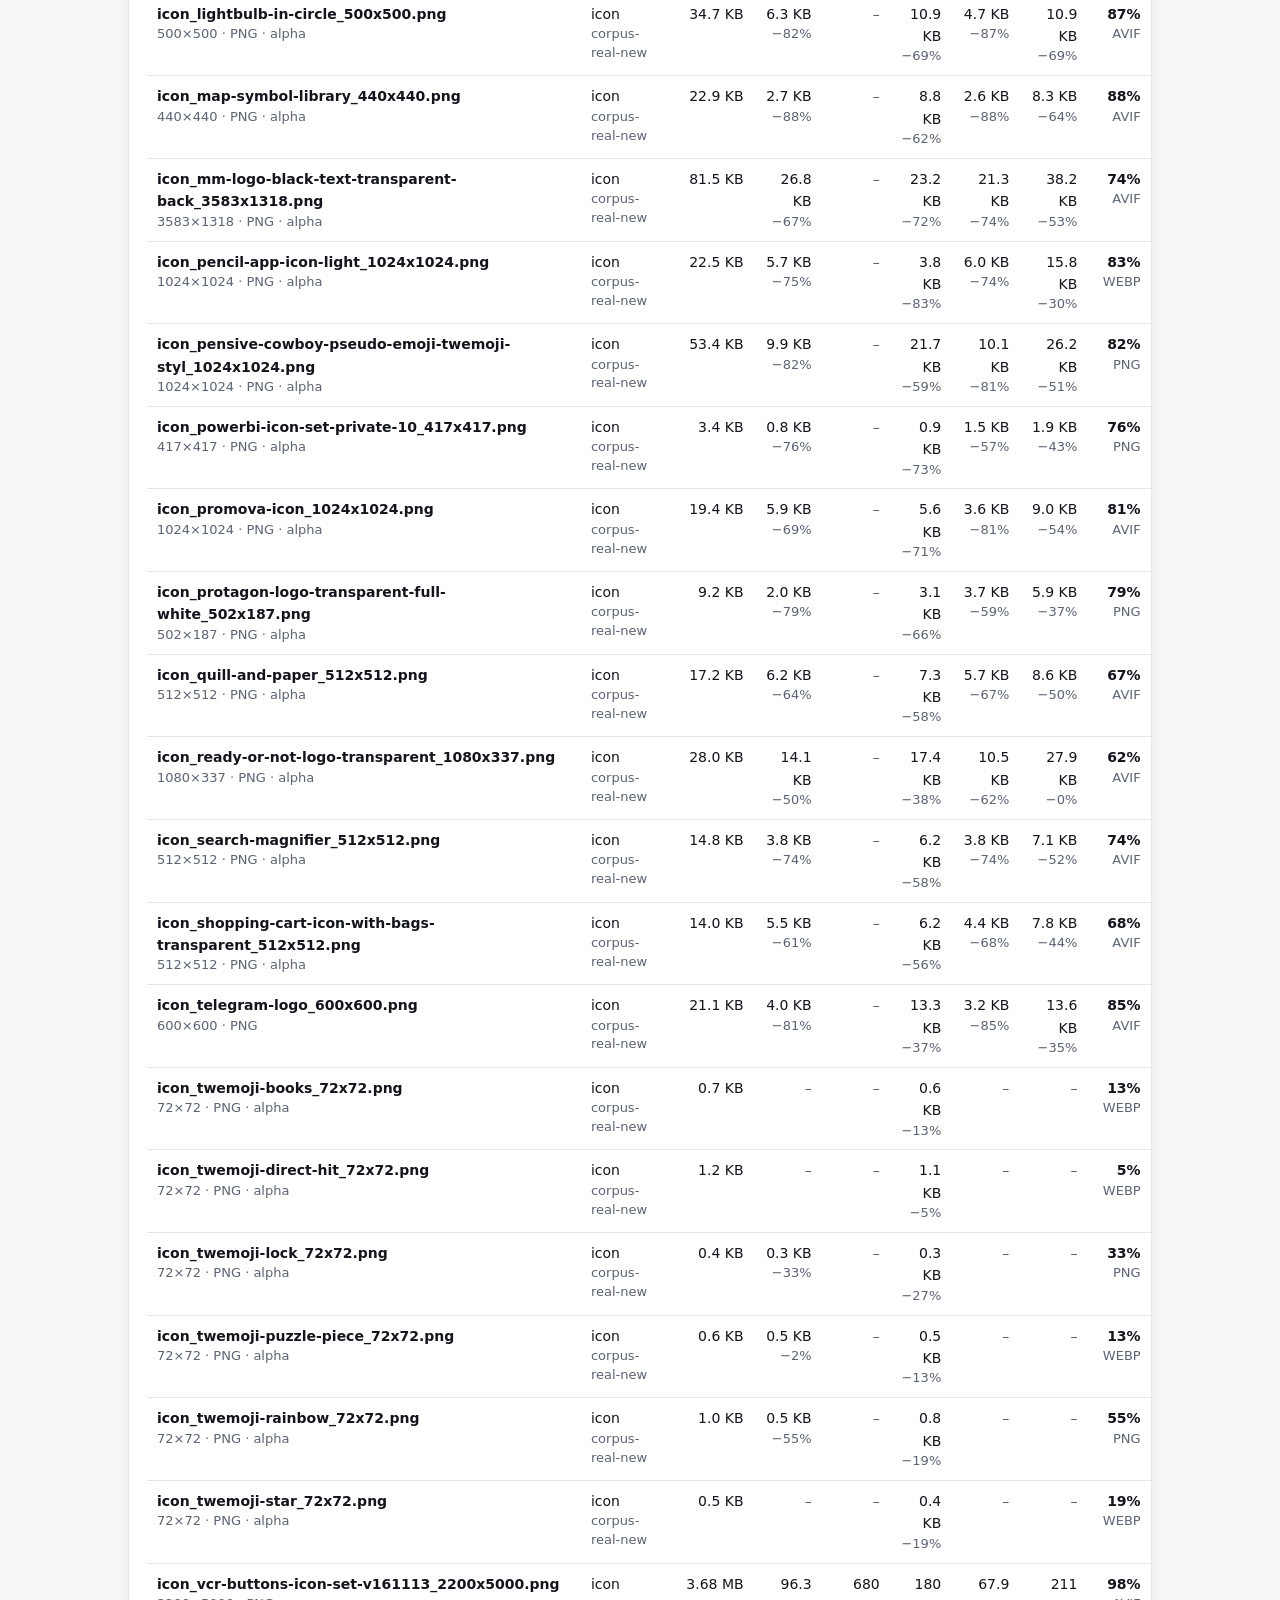
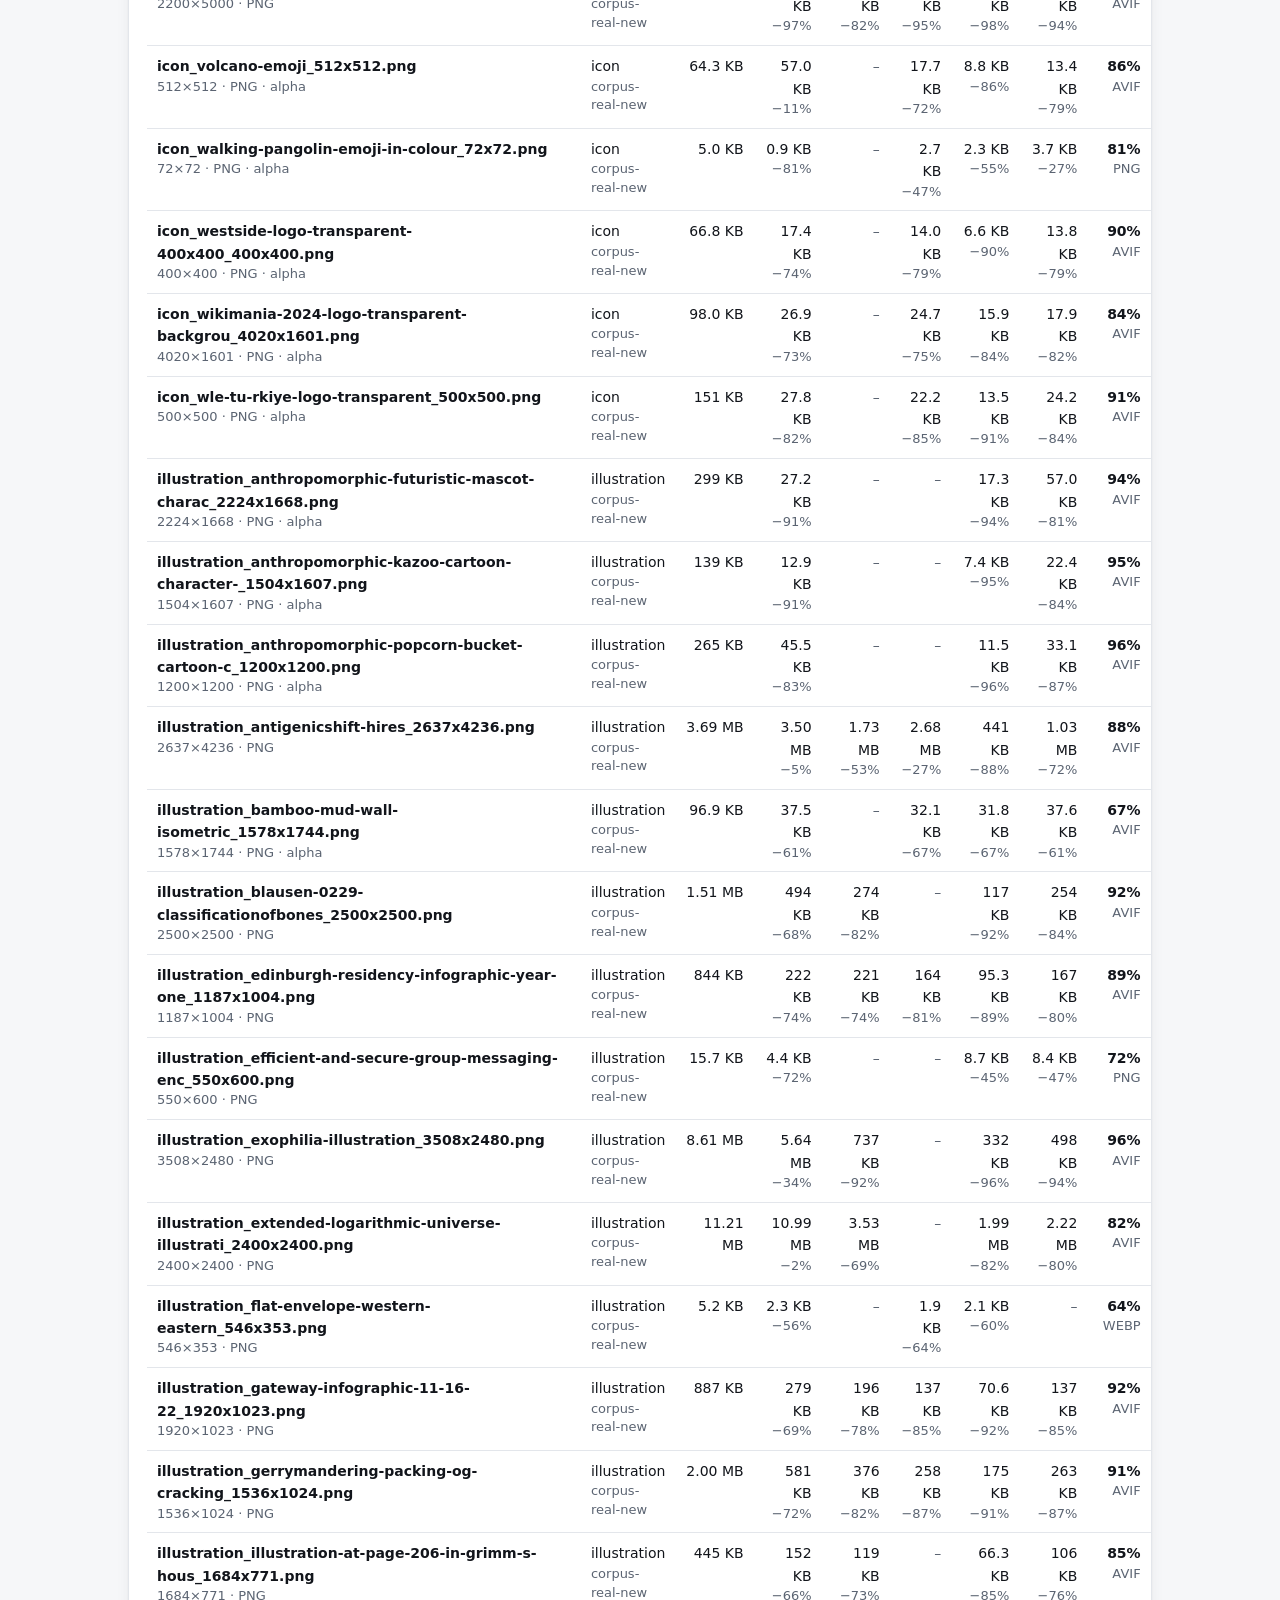
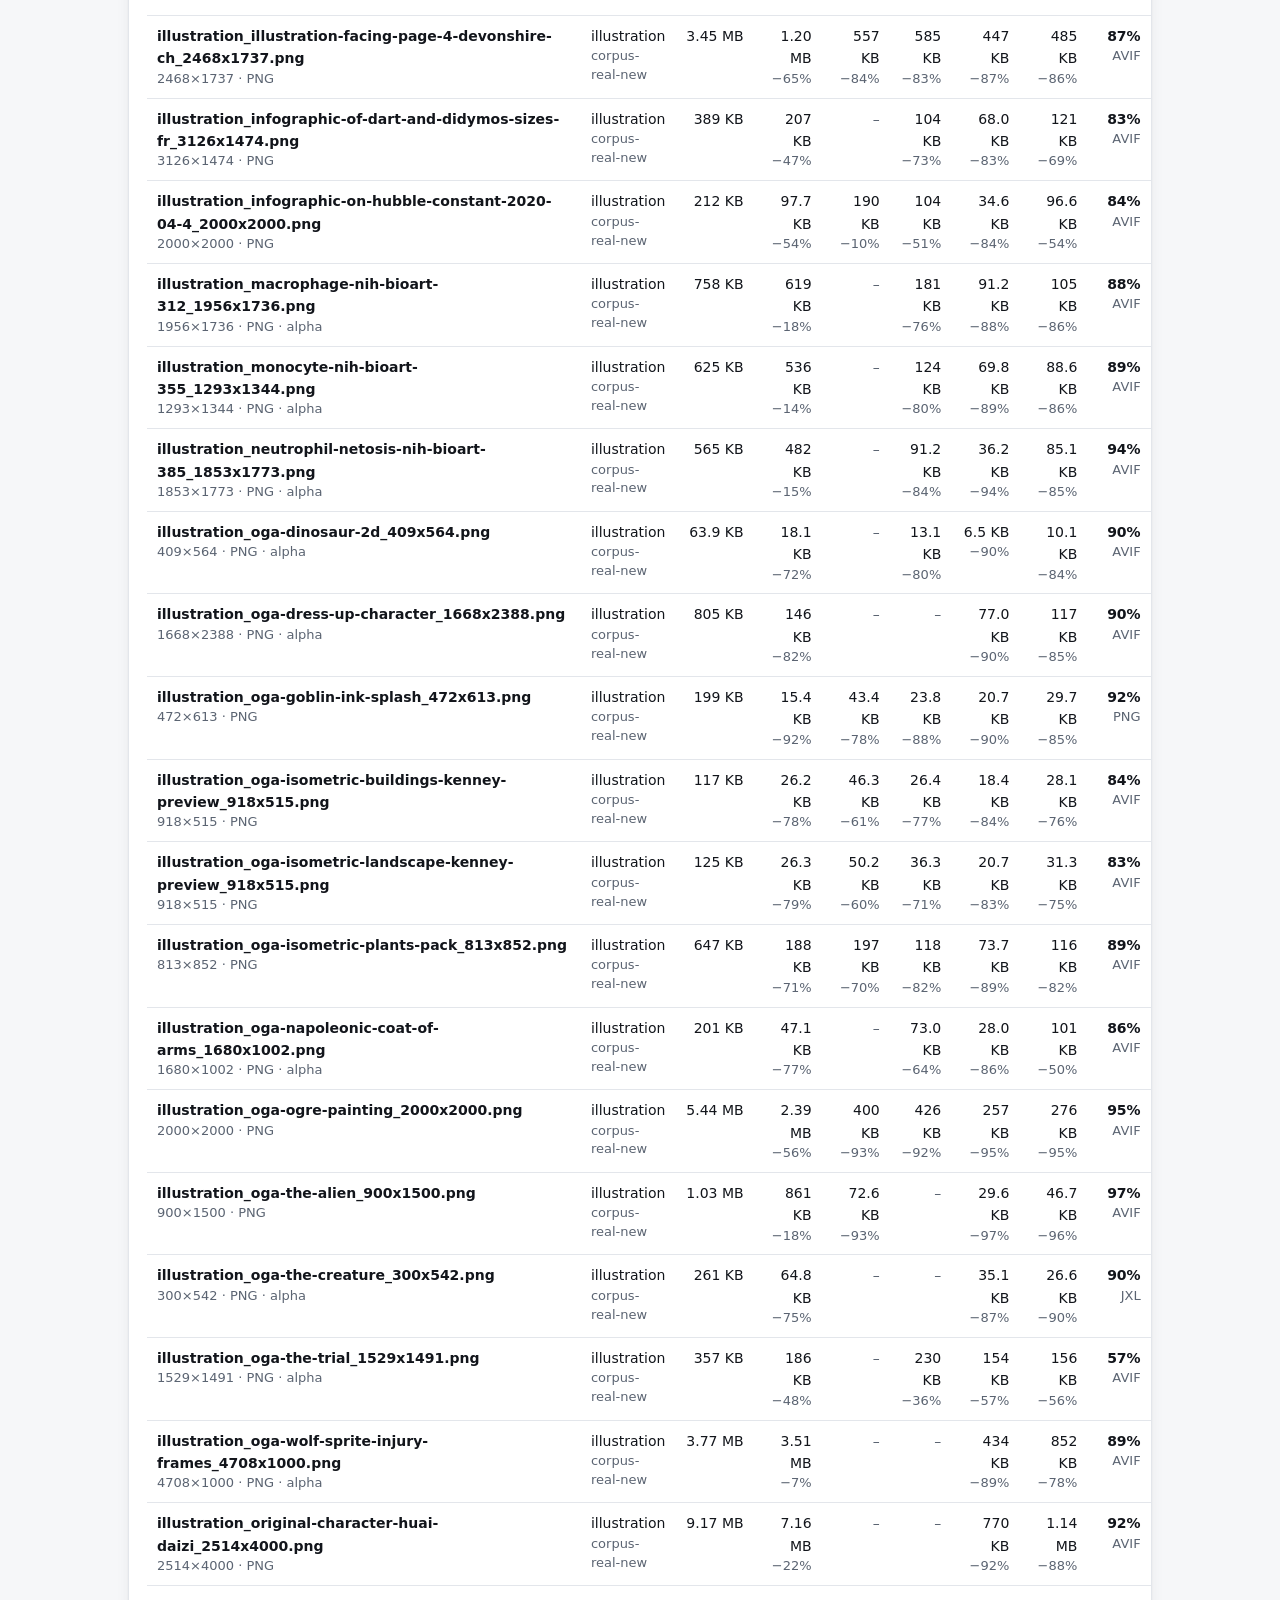
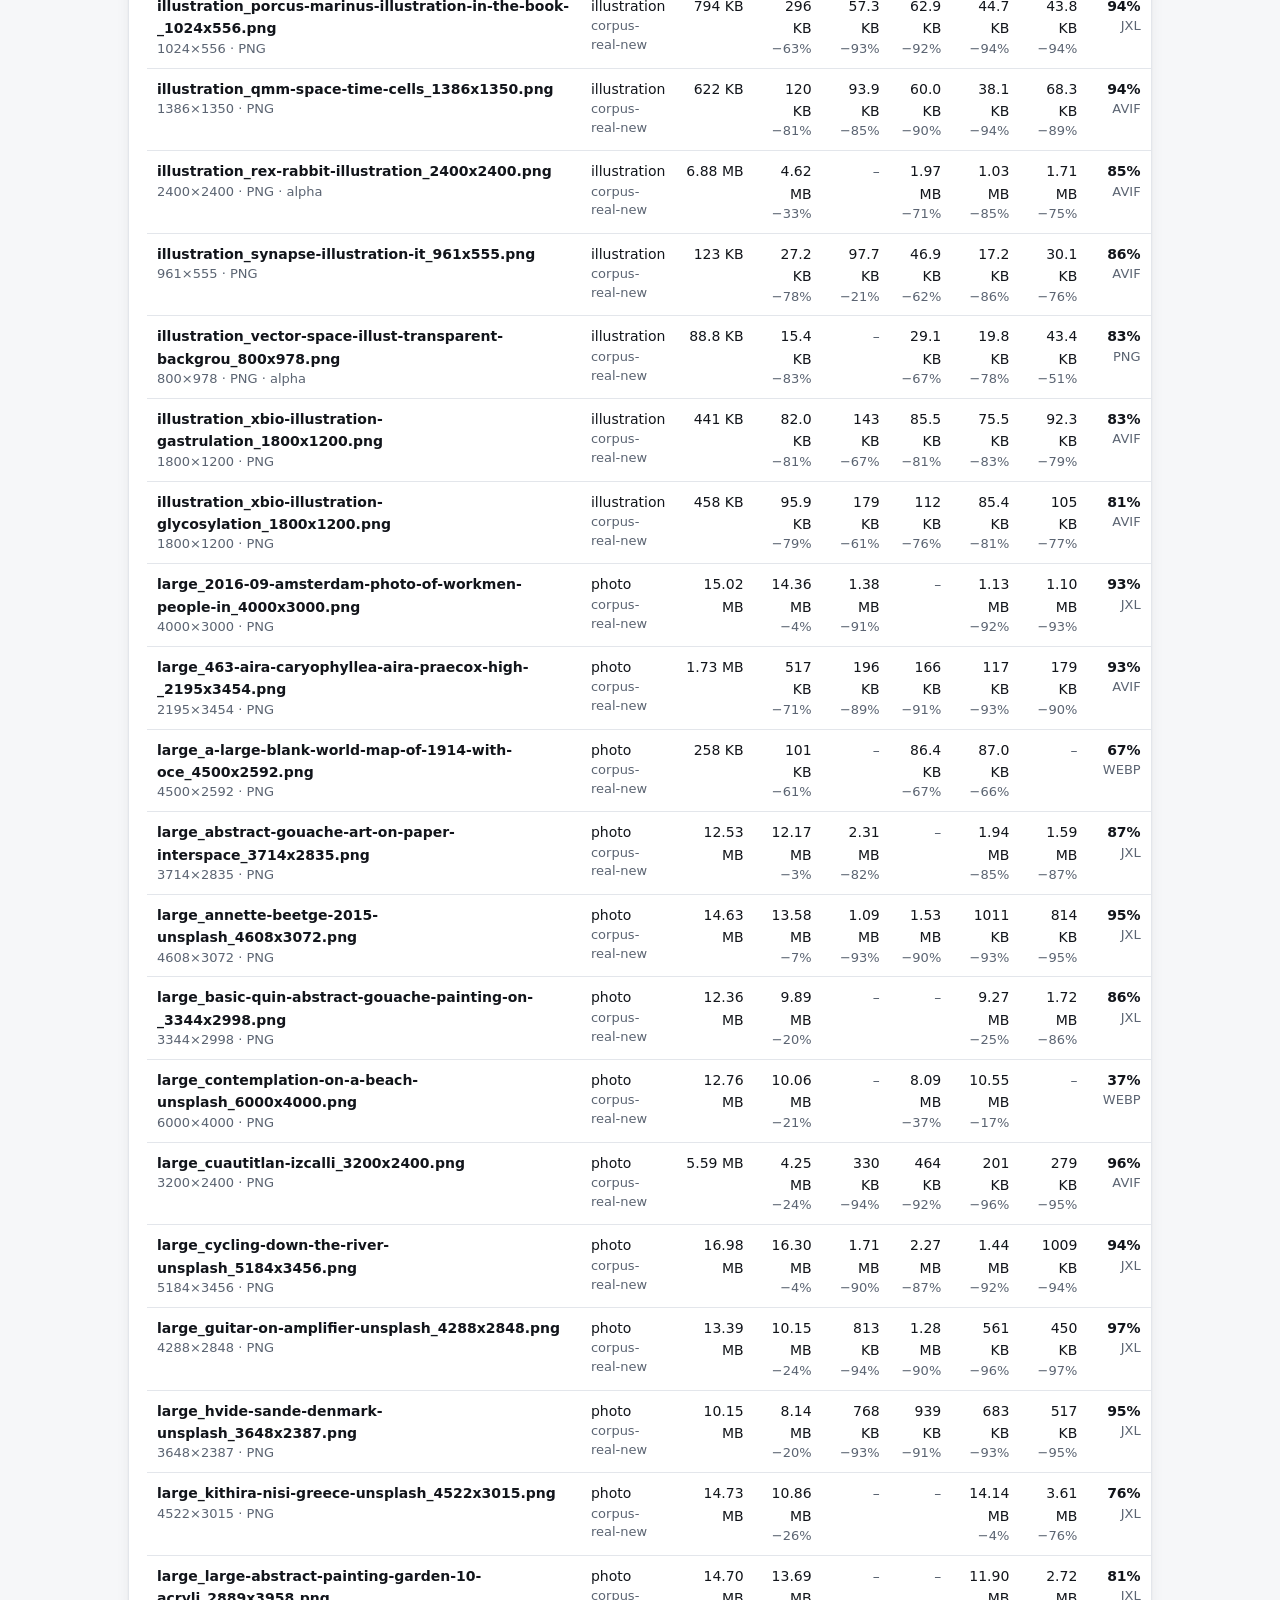
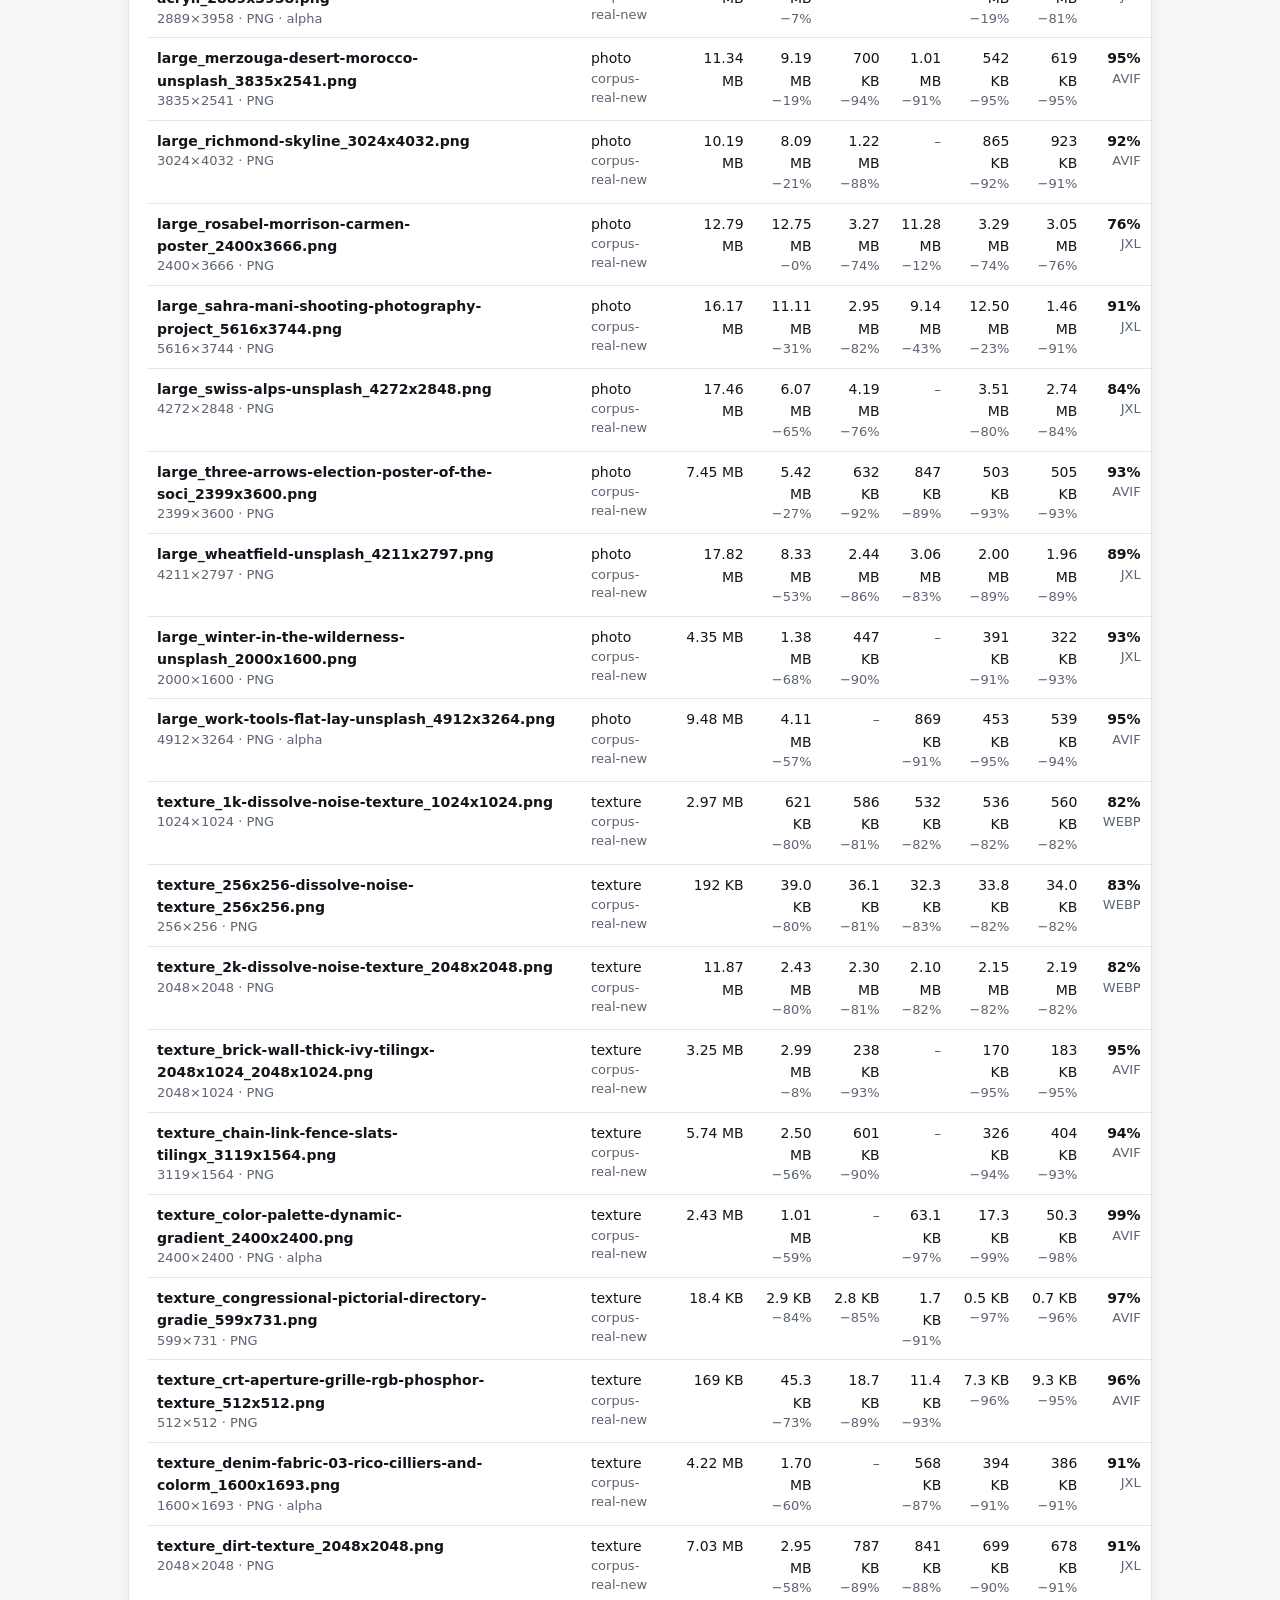
<file: docs/explore.html>
<!doctype html>
<html lang="en"><head><meta charset="utf-8"><meta name="viewport" content="width=device-width,initial-scale=1">
<title>Explore 470+ Images · NEO Compressor SSIMULACRA2 Research</title>
<meta name="description" content="Explore every evaluated image across 12 categories, inspect BPP vs SSIMULACRA2 Pareto frontiers, and compare NEO against ImageOptim.">
<link rel="icon" href="data:image/svg+xml,%3Csvg xmlns='http://www.w3.org/2000/svg' viewBox='0 0 32 32'%3E%3Crect width='32' height='32' rx='8' fill='%233b5bdb'/%3E%3Ctext x='16' y='23' font-size='20' font-family='Arial' font-weight='700' text-anchor='middle' fill='white'%3EN%3C/text%3E%3C/svg%3E">
<link rel="stylesheet" href="assets/style.css?v=20261123b"></head>
<body><main><div class="wrap">
<h1 class="page">Explore the Full Corpus</h1>
<p class="sub">Drill into all ~473 evaluated images, compare <b>PNG, JPEG, WebP, AVIF, and JXL</b> on individual files, inspect <b>SSIMULACRA2 v2.1 vs file-size</b> Pareto curves, and review the ImageOptim head-to-head.</p>
<div class="tabs" role="tablist" id="tabs">
<button role="tab" data-t="sources" aria-selected="true">All test images</button>
<button role="tab" data-t="frontier" aria-selected="false">Per-image frontier (S2)</button>
<button role="tab" data-t="north" aria-selected="false">vs ImageOptim</button>
</div>

<section id="sources" class="pane">
<div class="controls">
<label class="f">Category<select id="s-cat"></select></label>
<label class="f">Quality target<select id="s-q"></select></label>
<label class="f">Corpus<select id="s-src"><option value="">All corpora</option><option value="corpus">Real (core)</option><option value="corpus-real-new">Real (expanded)</option><option value="corpus-synth">Synthetic</option></select></label>
<label class="f">Search<input type="search" id="s-search" placeholder="file name"></label>
</div>
<p class="note" id="s-count" style="margin:0 0 8px"></p>
<div class="panel scroll" tabindex="0" role="region" aria-label="Test images table" id="s-table"></div>
</section>

<section id="frontier" class="pane" hidden>
<div class="controls">
<label class="f">Category<select id="f-cat"></select></label>
<label class="f">Image<select id="f-img"></select></label>
<label class="f">X-Axis<select id="f-x"><option value="pct">File size (% of original)</option><option value="bpp">Bits per pixel (BPP)</option></select></label>
</div>
<div class="panel"><div id="f-chart"></div><div class="legend" id="f-legend"></div>
<p class="note" style="margin:8px 0 0"><b>How to read it.</b> Each dot plots a web format (<b>PNG, JPEG, WebP, AVIF, JXL</b>) at one of the 5 SSIMULACRA2 v2.1 targets (<code>100, 90, 80, 70, 50</code>). Further left = smaller file; higher up = higher human-perceived quality. Dashed line traces the Pareto frontier.</p></div>
</section>

<section id="north" class="pane" hidden>
<div class="panel scroll" tabindex="0" role="region" aria-label="Comparison with ImageOptim" id="n-table"></div>
<p class="note"><b>Reading the table.</b> Each cell shows compressed size, percentage saved, output format badge when changed, and <b>SSIMULACRA2 v2.1</b> score (100 = pixel-identical, 90+ = visually lossless, 80+ = high quality, 70+ = good for web, 50+ = extreme web).</p>
</section>
</div></main>
<footer><div class="wrap" id="foot"></div></footer>
<script src="assets/common.js"></script>
<script>
chrome('explore.html');
$$('#tabs button').forEach(b=>b.onclick=()=>{$$('#tabs button').forEach(x=>x.setAttribute('aria-selected',x===b));$$('.pane').forEach(p=>p.hidden=p.id!==b.dataset.t);history.replaceState(null,'','#'+b.dataset.t)});
if(location.hash){const b=$(`#tabs button[data-t="${location.hash.slice(1)}"]`);b&&b.click()}
const opt=(sel,items,v)=>{sel.innerHTML=items.map(([k,t])=>`<option value="${esc(k)}">${esc(t)}</option>`).join('');if(v!=null)sel.value=v};

(async()=>{
const [imgs,ns]=await Promise.all([data('v3-images'),data('northstar')]);

if(imgs&&imgs.length){
 const cats=[...new Set(imgs.map(i=>i.category))].sort();
 opt($('#s-cat'),[['','All categories'],...cats.map(c=>[c,c])],'');
 opt($('#s-q'),Object.entries(QUALITY).map(([k,v])=>[k,v.name]),'s2>=80');

 const drawS=()=>{
  const cat=$('#s-cat').value, q=$('#s-q').value, src=$('#s-src').value, term=$('#s-search').value.toLowerCase();
  const rows=imgs.filter(i=>(!cat||i.category===cat)&&(!src||i.source===src)&&i.file.toLowerCase().includes(term));
  $('#s-count').textContent=`Showing ${num(rows.length)} of ${num(imgs.length)} evaluated images at ${QUALITY[q].name} (${QUALITY[q].tech}).`;
  const cell=(b,orig)=>b==null?'<td class="num muted">–</td>':`<td class="num">${kb(b)}<div class="note">${b<orig?'−'+pct(1-b/orig,0):'kept'}</div></td>`;
  $('#s-table').innerHTML=`<table><thead><tr><th>Image</th><th>Category</th><th class="num">Original</th><th class="num">PNG</th><th class="num">JPEG</th><th class="num">WebP</th><th class="num">AVIF</th><th class="num">JXL</th><th class="num">Best</th></tr></thead><tbody>${
   rows.slice(0,250).map(r=>{
    const t=r.tiers?.[q]||{};
    const bestB=t.bestB??r.bytes;
    return `<tr><td><b>${esc(r.file)}</b><div class="note">${r.w}×${r.h} · ${r.format}${r.alpha?' · alpha':''}</div></td><td>${esc(r.category)}<div class="note">${esc(r.source)}</div></td><td class="num">${kb(r.bytes)}</td>${cell(t.png,r.bytes)}${cell(t.jpeg,r.bytes)}${cell(t.webp,r.bytes)}${cell(t.avif,r.bytes)}${cell(t.jxl,r.bytes)}<td class="num"><b>${pct(1-Math.min(bestB,r.bytes)/r.bytes,0)}</b><div class="note">${esc((t.best||r.format).toUpperCase())}</div></td></tr>`;
   }).join('')
  }</tbody></table>${rows.length>250?`<p class="note" style="margin:8px 0 0">Showing first 250 matching rows; narrow with search or category filter.</p>`:''}`;
 };
 ['#s-cat','#s-q','#s-src'].forEach(s=>$(s).onchange=drawS);
 $('#s-search').oninput=drawS;
 drawS();

 // Per-image SSIMULACRA2 Frontier
 opt($('#f-cat'),[['','All categories'],...cats.map(c=>[c,c])],'');
 const fillImgs=()=>{
  const cat=$('#f-cat').value;
  const list=imgs.filter(i=>!cat||i.category===cat);
  opt($('#f-img'),list.map(i=>[i.id,`${i.file} (${i.category}, ${kb(i.bytes)})`]),list[0]?.id);
 };
 const drawF=()=>{
  const item=imgs.find(i=>i.id===$('#f-img').value)||imgs[0];
  if(!item)return;
  const xMode=$('#f-x').value;
  const px=Math.max(1,item.w*item.h);
  const pts=[];
  const tierFloors=[['s2=100',100],['s2>=90',90],['s2>=80',80],['s2>=70',70],['s2>=50',50]];
  for(const [tk,y] of tierFloors){
   const t=item.tiers?.[tk];if(!t)continue;
   ALL_FORMATS.forEach((f,fi)=>{
    const b=t[f];if(!b)return;
    const x=xMode==='bpp'?(b*8)/px:(b/item.bytes)*100;
    pts.push({x,y,fmt:f,bytes:b,tier:tk,c:col(fi),f:false});
   });
  }
  // Mark Pareto frontier (smallest x at each y, non-dominated)
  const sorted=[...pts].sort((a,b)=>a.x-b.x||b.y-a.y);
  let bestY=-1;
  for(const p of sorted){if(p.y>bestY){p.f=true;bestY=p.y;}}
  const xmax=Math.max(1,...pts.map(p=>p.x))*1.08;
  scatter($('#f-chart'),pts,{
   xl:xMode==='bpp'?'Bits per pixel (BPP, smaller is better)':'File size (% of original, smaller is better)',
   yl:'SSIMULACRA2 v2.1 target floor (higher is better)',
   xmin:0,xmax:xMode==='bpp'?Math.ceil(xmax*2)/2:Math.min(120,Math.ceil(xmax/10)*10),
   ymin:45,ymax:102,xd:xMode==='bpp'?1:0,yd:0,
   onhover:p=>`<b>${esc(FMT_LABEL[p.fmt])}</b> · ${esc(QUALITY[p.tier].name)}<br>Size: ${kb(p.bytes)} (${((p.bytes/item.bytes)*100).toFixed(1)}% of original)<br>BPP: ${((p.bytes*8)/px).toFixed(2)} bpp<br>Target: SSIMULACRA2 ≥ ${p.y}`
  });
  $('#f-legend').innerHTML=ALL_FORMATS.map((f,i)=>`<span><i style="background:${col(i)}"></i>${esc(FMT_LABEL[f])}</span>`).join('')+
   `<span class="muted">· ${esc(item.category)} · ${item.w}×${item.h} · ${kb(item.bytes)} original</span>`;
 };
 $('#f-cat').onchange=()=>{fillImgs();drawF()};
 $('#f-img').onchange=drawF;
 $('#f-x').onchange=drawF;
 fillImgs();drawF();
}

// North star
if(ns){const keys=Object.keys(ns[0]).filter(k=>ns[0][k]&&typeof ns[0][k]==='object');
 const cell=(v)=>{if(!v)return '<td class="num">–</td>';
  const badge=v.format?`<span class="fmt-badge">${esc(v.format)}</span>`:'';
  const qual=v.pixel_exact?'pixel-identical':`S2 ${num(v.ssimulacra2,0)} · ${s2Label(v.ssimulacra2)}`;
  return `<td class="num" title="${num(v.bytes)} bytes"><b>${kb(v.bytes)}</b>${badge}<div class="note">−${pct(v.saving)} · ${qual}</div></td>`};
 $('#n-table').innerHTML=`<table><thead><tr><th>File</th><th class="num">Original</th>${keys.map(k=>`<th class="num">${esc(NORTH_LABELS[k]||k)}</th>`).join('')}</tr></thead><tbody>${ns.map(r=>`<tr><th>${esc(r.file)}<div class="note">${esc(r.format)}</div></th><td class="num" title="${num(r.orig_bytes)} bytes">${kb(r.orig_bytes)}</td>${keys.map(k=>cell(r[k])).join('')}</tr>`).join('')}</tbody></table>`}
})();
</script></body></html>
</file>
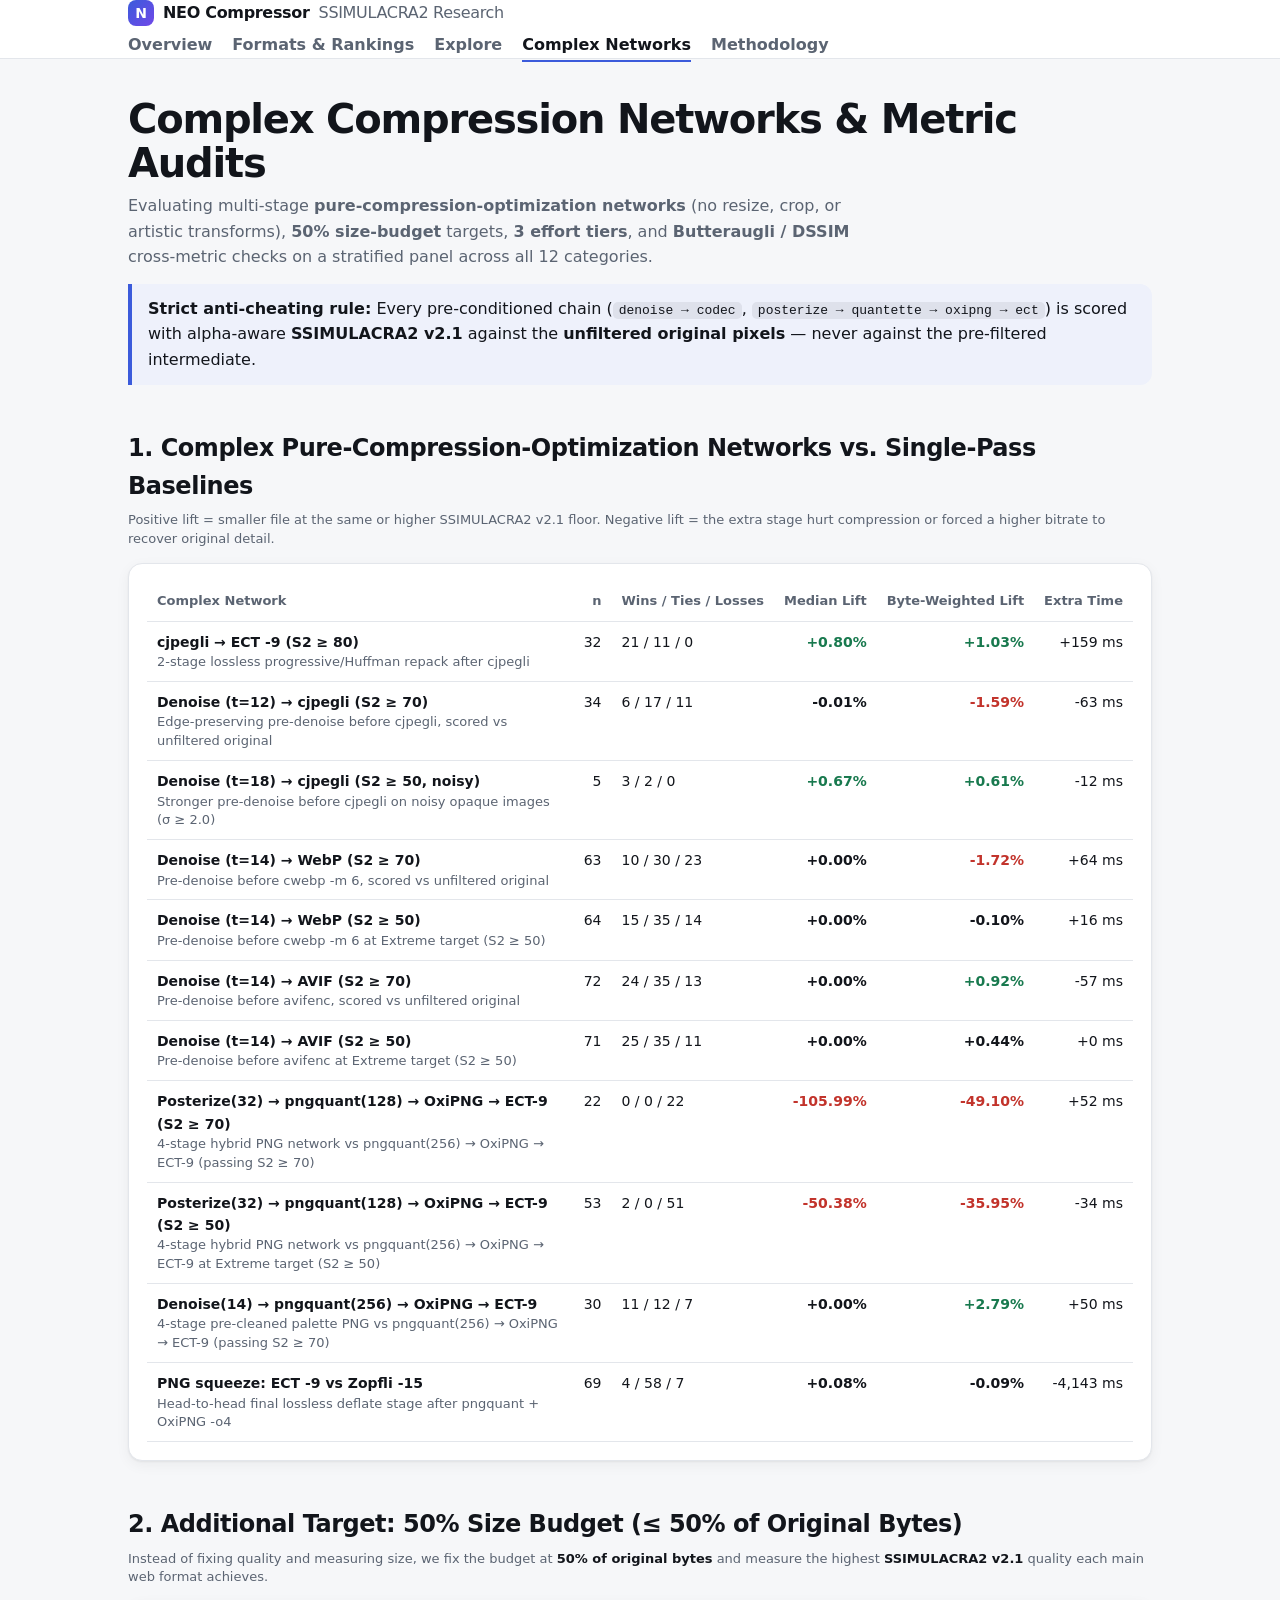
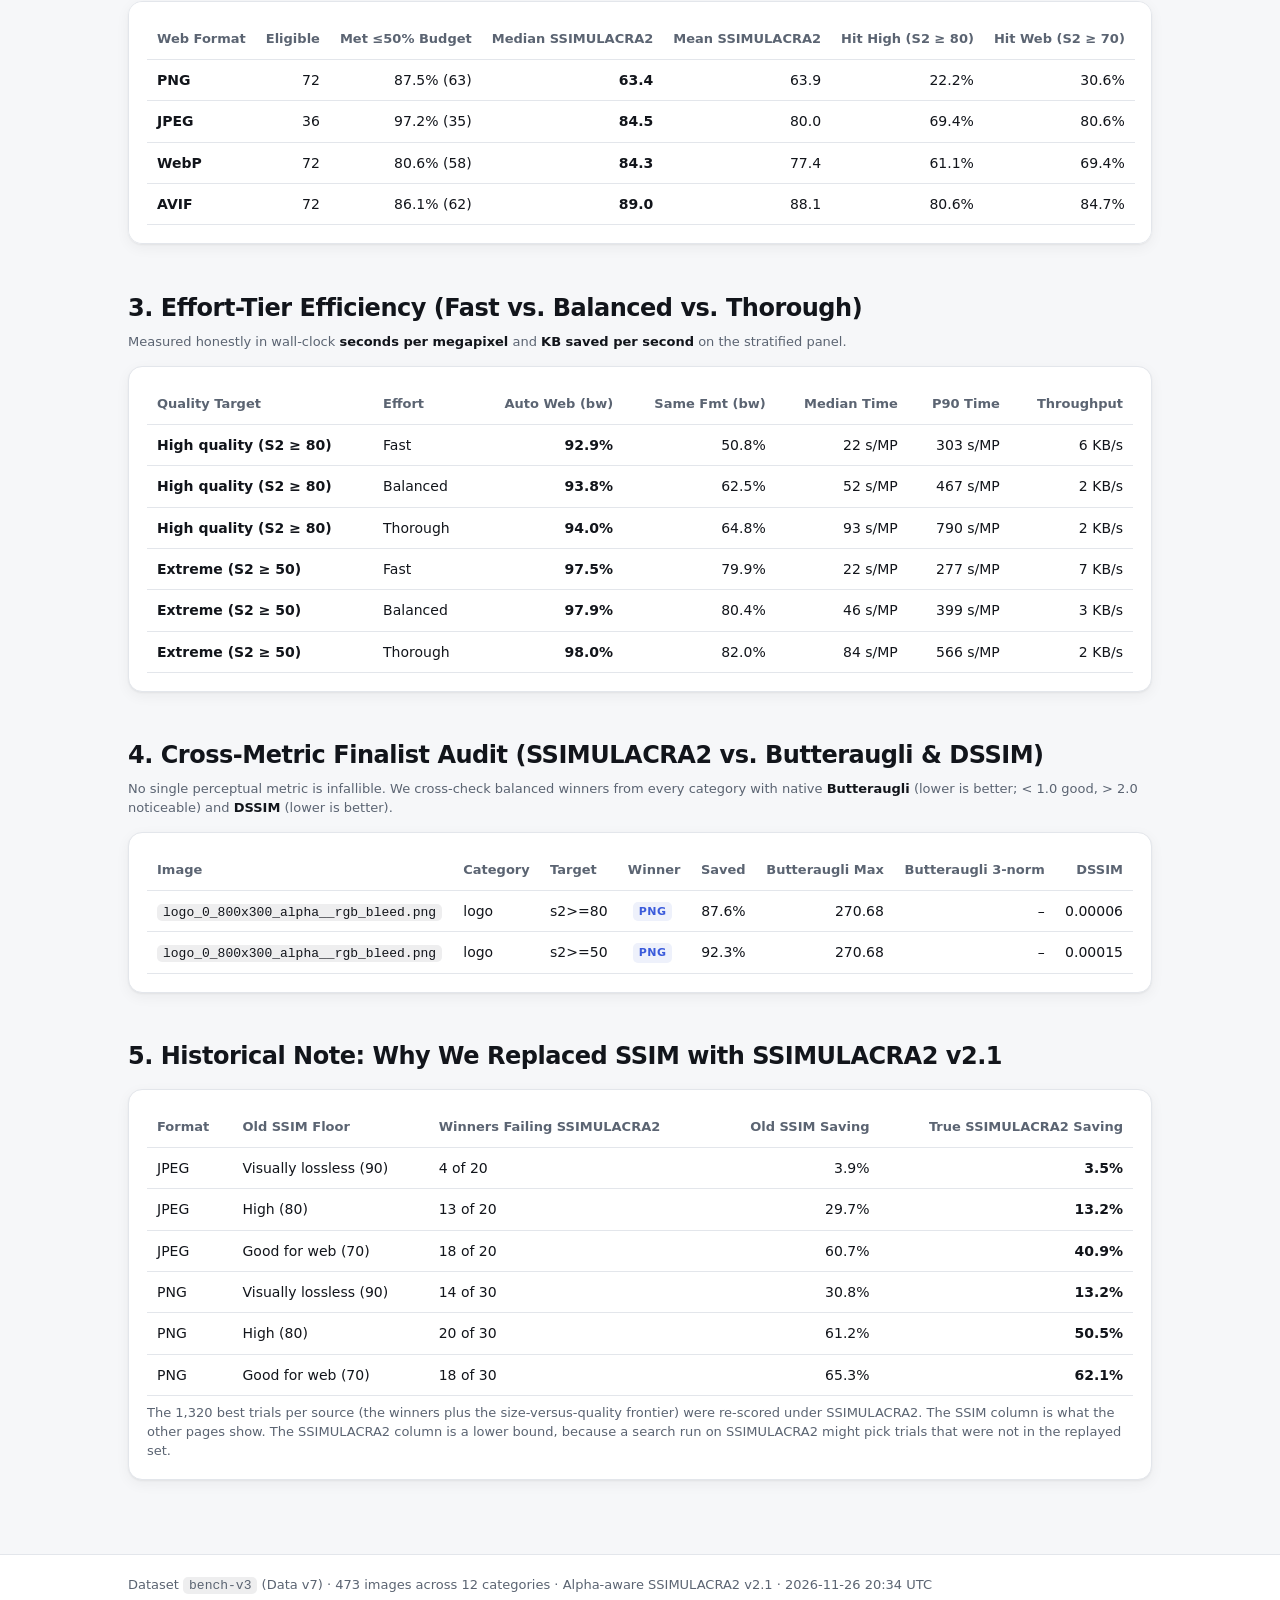
<file: docs/gated.html>
<!doctype html>
<html lang="en"><head><meta charset="utf-8"><meta name="viewport" content="width=device-width,initial-scale=1">
<title>Complex Networks &amp; Metrics · NEO Compressor SSIMULACRA2 Research</title>
<meta name="description" content="Multi-stage pure-compression-optimization networks, 50% size-budget targets, effort-tier efficiency, and Butteraugli/DSSIM cross-metric audits under SSIMULACRA2 v2.1.">
<link rel="icon" href="data:image/svg+xml,%3Csvg xmlns='http://www.w3.org/2000/svg' viewBox='0 0 32 32'%3E%3Crect width='32' height='32' rx='8' fill='%233b5bdb'/%3E%3Ctext x='16' y='23' font-size='20' font-family='Arial' font-weight='700' text-anchor='middle' fill='white'%3EN%3C/text%3E%3C/svg%3E">
<link rel="stylesheet" href="assets/style.css?v=20261123b"></head>
<body><main><div class="wrap">
<h1 class="page">Complex Compression Networks &amp; Metric Audits</h1>
<p class="sub">Evaluating multi-stage <b>pure-compression-optimization networks</b> (no resize, crop, or artistic transforms), <b>50% size-budget</b> targets, <b>3 effort tiers</b>, and <b>Butteraugli / DSSIM</b> cross-metric checks on a stratified panel across all 12 categories.</p>

<div class="callout"><b>Strict anti-cheating rule:</b> Every pre-conditioned chain (<code>denoise → codec</code>, <code>posterize → quantette → oxipng → ect</code>) is scored with alpha-aware <b>SSIMULACRA2 v2.1</b> against the <b>unfiltered original pixels</b> — never against the pre-filtered intermediate.</div>

<h2>1. Complex Pure-Compression-Optimization Networks vs. Single-Pass Baselines</h2>
<p class="note" style="margin:0 0 8px">Positive lift = smaller file at the same or higher SSIMULACRA2 v2.1 floor. Negative lift = the extra stage hurt compression or forced a higher bitrate to recover original detail.</p>
<div class="panel scroll" id="net-tbl"></div>

<h2>2. Additional Target: 50% Size Budget (≤ 50% of Original Bytes)</h2>
<p class="note" style="margin:0 0 8px">Instead of fixing quality and measuring size, we fix the budget at <b>50% of original bytes</b> and measure the highest <b>SSIMULACRA2 v2.1</b> quality each main web format achieves.</p>
<div class="panel scroll" id="b50-tbl"></div>

<h2>3. Effort-Tier Efficiency (Fast vs. Balanced vs. Thorough)</h2>
<p class="note" style="margin:0 0 8px">Measured honestly in wall-clock <b>seconds per megapixel</b> and <b>KB saved per second</b> on the stratified panel.</p>
<div class="panel scroll" id="eff-tbl"></div>

<h2>4. Cross-Metric Finalist Audit (SSIMULACRA2 vs. Butteraugli &amp; DSSIM)</h2>
<p class="note" style="margin:0 0 8px">No single perceptual metric is infallible. We cross-check balanced winners from every category with native <b>Butteraugli</b> (lower is better; &lt; 1.0 good, &gt; 2.0 noticeable) and <b>DSSIM</b> (lower is better).</p>
<div class="panel scroll" id="cm-tbl"></div>

<h2>5. Historical Note: Why We Replaced SSIM with SSIMULACRA2 v2.1</h2>
<div class="panel scroll" id="hist-tbl"></div>
</div></main>
<footer><div class="wrap" id="foot"></div></footer>
<script src="assets/common.js"></script>
<script>
chrome('gated.html');
(async()=>{
const [v3,g]=await Promise.all([data('v3-summary'),data('gated')]);
const cx=v3?.complex;
if(!cx){$('#net-tbl').innerHTML='<span class="muted">No complex network data yet.</span>';return}

$('#net-tbl').innerHTML=`<table><thead><tr><th>Complex Network</th><th class="num">n</th><th>Wins / Ties / Losses</th><th class="num">Median Lift</th><th class="num">Byte-Weighted Lift</th><th class="num">Extra Time</th></tr></thead><tbody>${
 (cx.networks||[]).map(n=>{
  const lift=(v)=>v==null?'–':`<b style="color:${v>0.005?'var(--good,#15803d)':v<-0.005?'var(--bad,#b91c1c)':'inherit'}">${v>=0?'+':''}${(v*100).toFixed(2)}%</b>`;
  return `<tr><td><b>${esc(n.name)}</b><div class="note">${esc(n.description)}</div></td><td class="num">${n.n}</td><td>${n.wins} / ${n.ties} / ${n.losses}</td><td class="num">${lift(n.medianLift)}</td><td class="num">${lift(n.bwLift)}</td><td class="num">${n.medianExtraMs!=null?(n.medianExtraMs>=0?'+':'')+num(n.medianExtraMs,0)+' ms':'–'}</td></tr>`;
 }).join('')
}</tbody></table>`;

$('#b50-tbl').innerHTML=`<table><thead><tr><th>Web Format</th><th class="num">Eligible</th><th class="num">Met ≤50% Budget</th><th class="num">Median SSIMULACRA2</th><th class="num">Mean SSIMULACRA2</th><th class="num">Hit High (S2 ≥ 80)</th><th class="num">Hit Web (S2 ≥ 70)</th></tr></thead><tbody>${
 WEB_FORMATS.map(f=>{
  const b=cx.budget50?.[f];if(!b)return '';
  return `<tr><td><b>${esc(FMT_LABEL[f])}</b></td><td class="num">${b.eligible}</td><td class="num">${pct(b.hitRate,1)} (${b.metBudget})</td><td class="num"><b>${b.medianS2!=null?num(b.medianS2,1):'–'}</b></td><td class="num">${b.meanS2!=null?num(b.meanS2,1):'–'}</td><td class="num">${pct(b.pctAbove80,1)}</td><td class="num">${pct(b.pctAbove70,1)}</td></tr>`;
 }).join('')
}</tbody></table>`;

const effRows=[];
for(const [qk,ql] of [['high','High quality (S2 ≥ 80)'],['aggressive','Extreme (S2 ≥ 50)']]){
 for(const ek of ['fast','balanced','max']){
  const e=cx.efforts?.[qk]?.[ek];if(!e)continue;
  effRows.push(`<tr><td><b>${esc(ql)}</b></td><td>${esc(ELABEL[ek])}</td><td class="num"><b>${pct(e.autoBwSaving,1)}</b></td><td class="num">${pct(e.sameBwSaving,1)}</td><td class="num">${fmtSec(e.secPerMpMedian)}/MP</td><td class="num">${fmtSec(e.secPerMpP90)}/MP</td><td class="num">${num(e.kbSavedPerSecMedian,0)} KB/s</td></tr>`);
 }
}
$('#eff-tbl').innerHTML=`<table><thead><tr><th>Quality Target</th><th>Effort</th><th class="num">Auto Web (bw)</th><th class="num">Same Fmt (bw)</th><th class="num">Median Time</th><th class="num">P90 Time</th><th class="num">Throughput</th></tr></thead><tbody>${effRows.join('')}</tbody></table>`;

const cm=cx.crossMetrics||[];
$('#cm-tbl').innerHTML=cm.length
 ?`<table><thead><tr><th>Image</th><th>Category</th><th>Target</th><th>Winner</th><th class="num">Saved</th><th class="num">Butteraugli Max</th><th class="num">Butteraugli 3-norm</th><th class="num">DSSIM</th></tr></thead><tbody>${
  cm.map(r=>`<tr><td><code>${esc(r.id.split('/').pop())}</code></td><td>${esc(r.category)}</td><td>${esc(r.tier)}</td><td><span class="fmt-badge">${esc(r.format.toUpperCase())}</span></td><td class="num">${pct(r.saving,1)}</td><td class="num">${r.butteraugliMax!=null?num(r.butteraugliMax,2):'–'}</td><td class="num">${r.butteraugli3Norm!=null?num(r.butteraugli3Norm,2):'–'}</td><td class="num">${r.dssim!=null?r.dssim.toFixed(5):'–'}</td></tr>`).join('')
 }</tbody></table>`
 :'<span class="muted">No cross-metric audit rows recorded yet.</span>';

if(g?.rescore?.rows){
 $('#hist-tbl').innerHTML=`<table><thead><tr><th>Format</th><th>Old SSIM Floor</th><th>Winners Failing SSIMULACRA2</th><th class="num">Old SSIM Saving</th><th class="num">True SSIMULACRA2 Saving</th></tr></thead><tbody>${
  g.rescore.rows.map(r=>`<tr><td>${esc(r[0])}</td><td>${esc(r[1])}</td><td>${esc(r[2])}</td><td class="num">${pct(r[3])}</td><td class="num"><b>${pct(r[4])}</b></td></tr>`).join('')
 }</tbody></table><p class="note" style="margin:8px 0 0">${esc(g.rescore.note)}</p>`;
}
})();
</script></body></html>
</file>
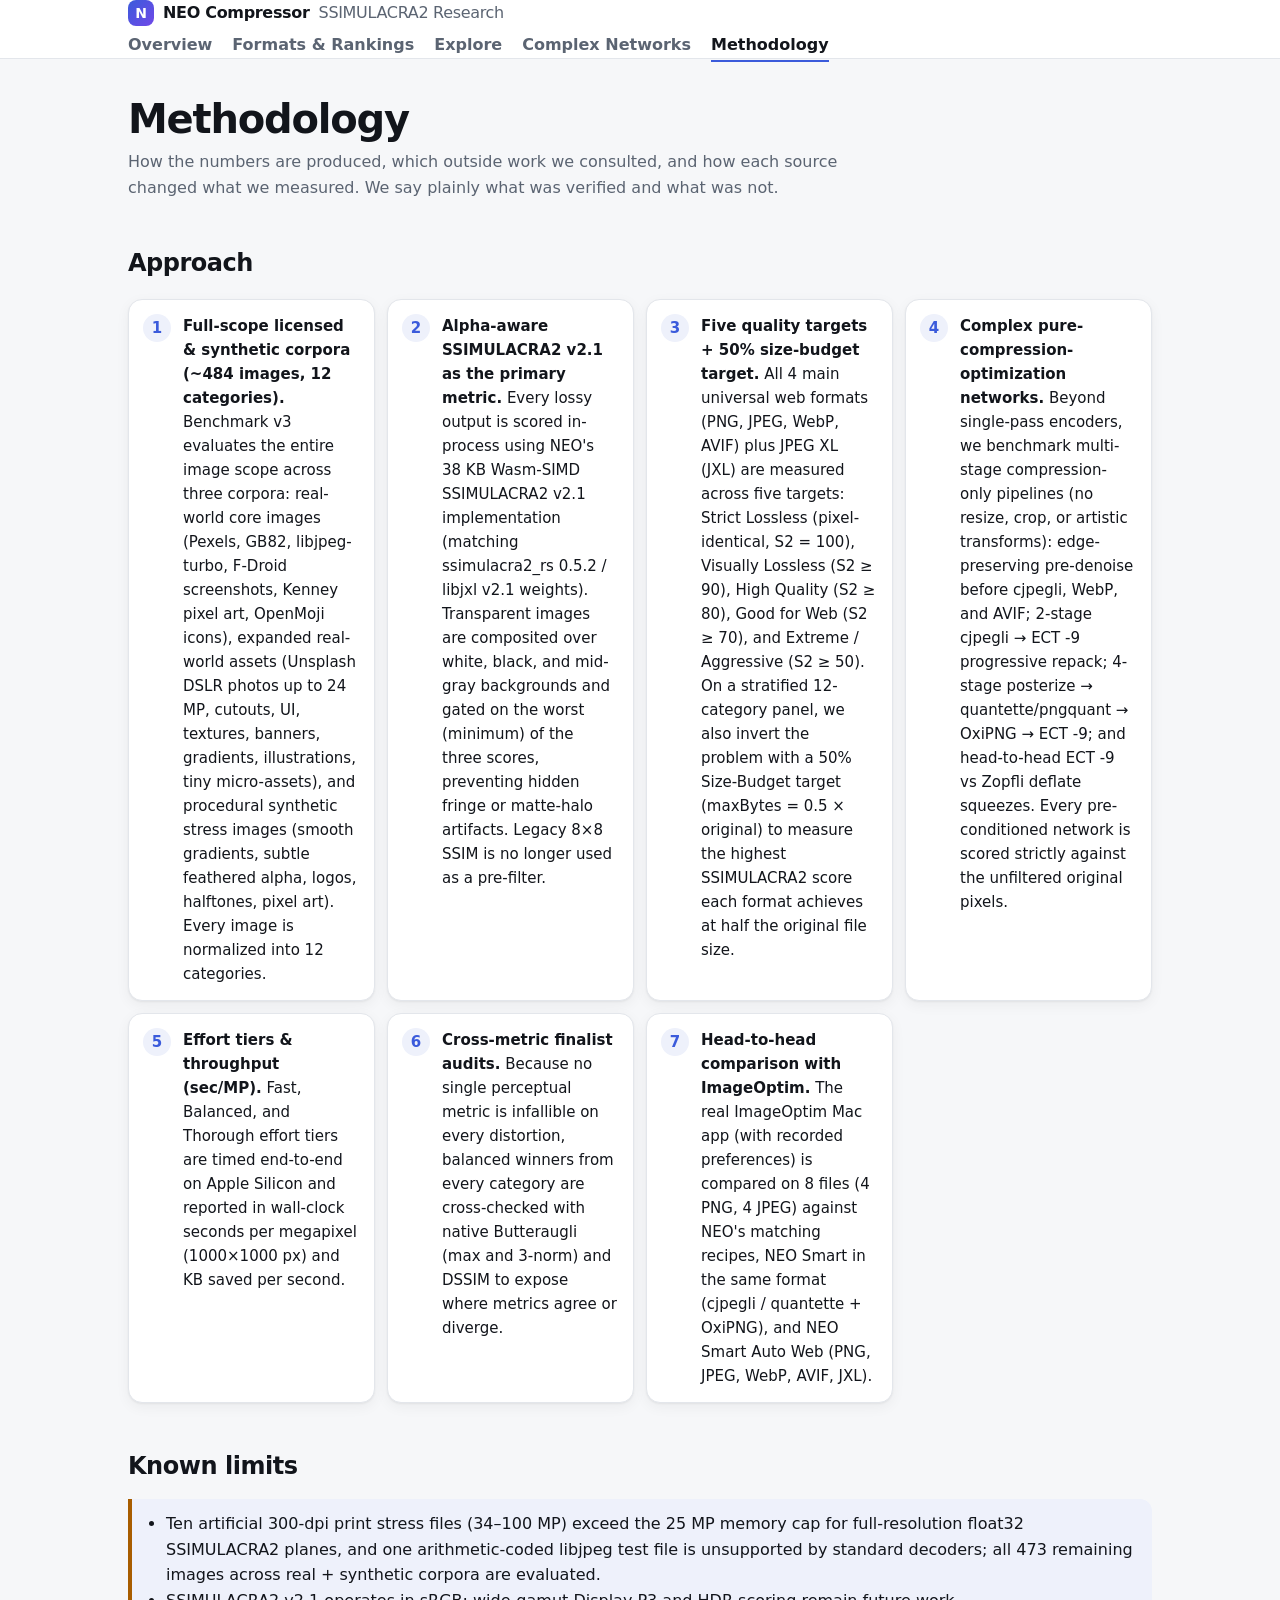
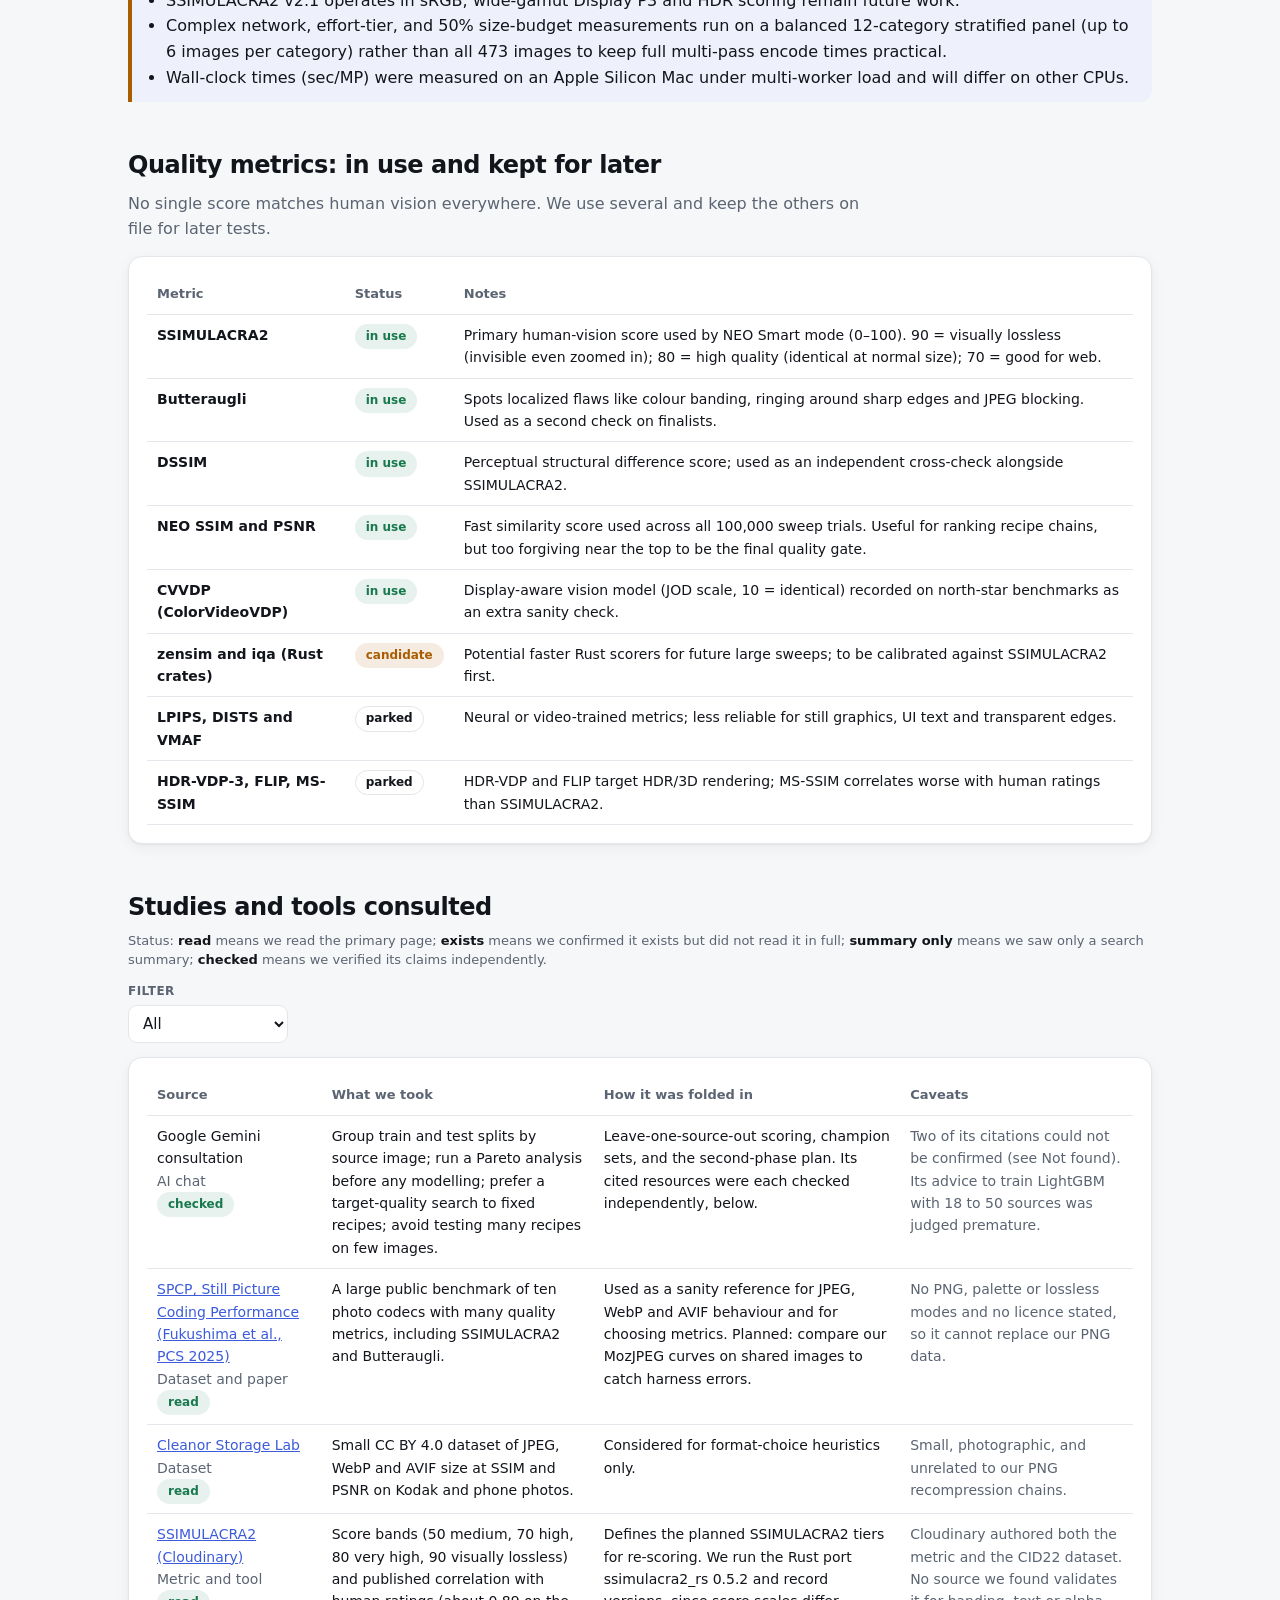
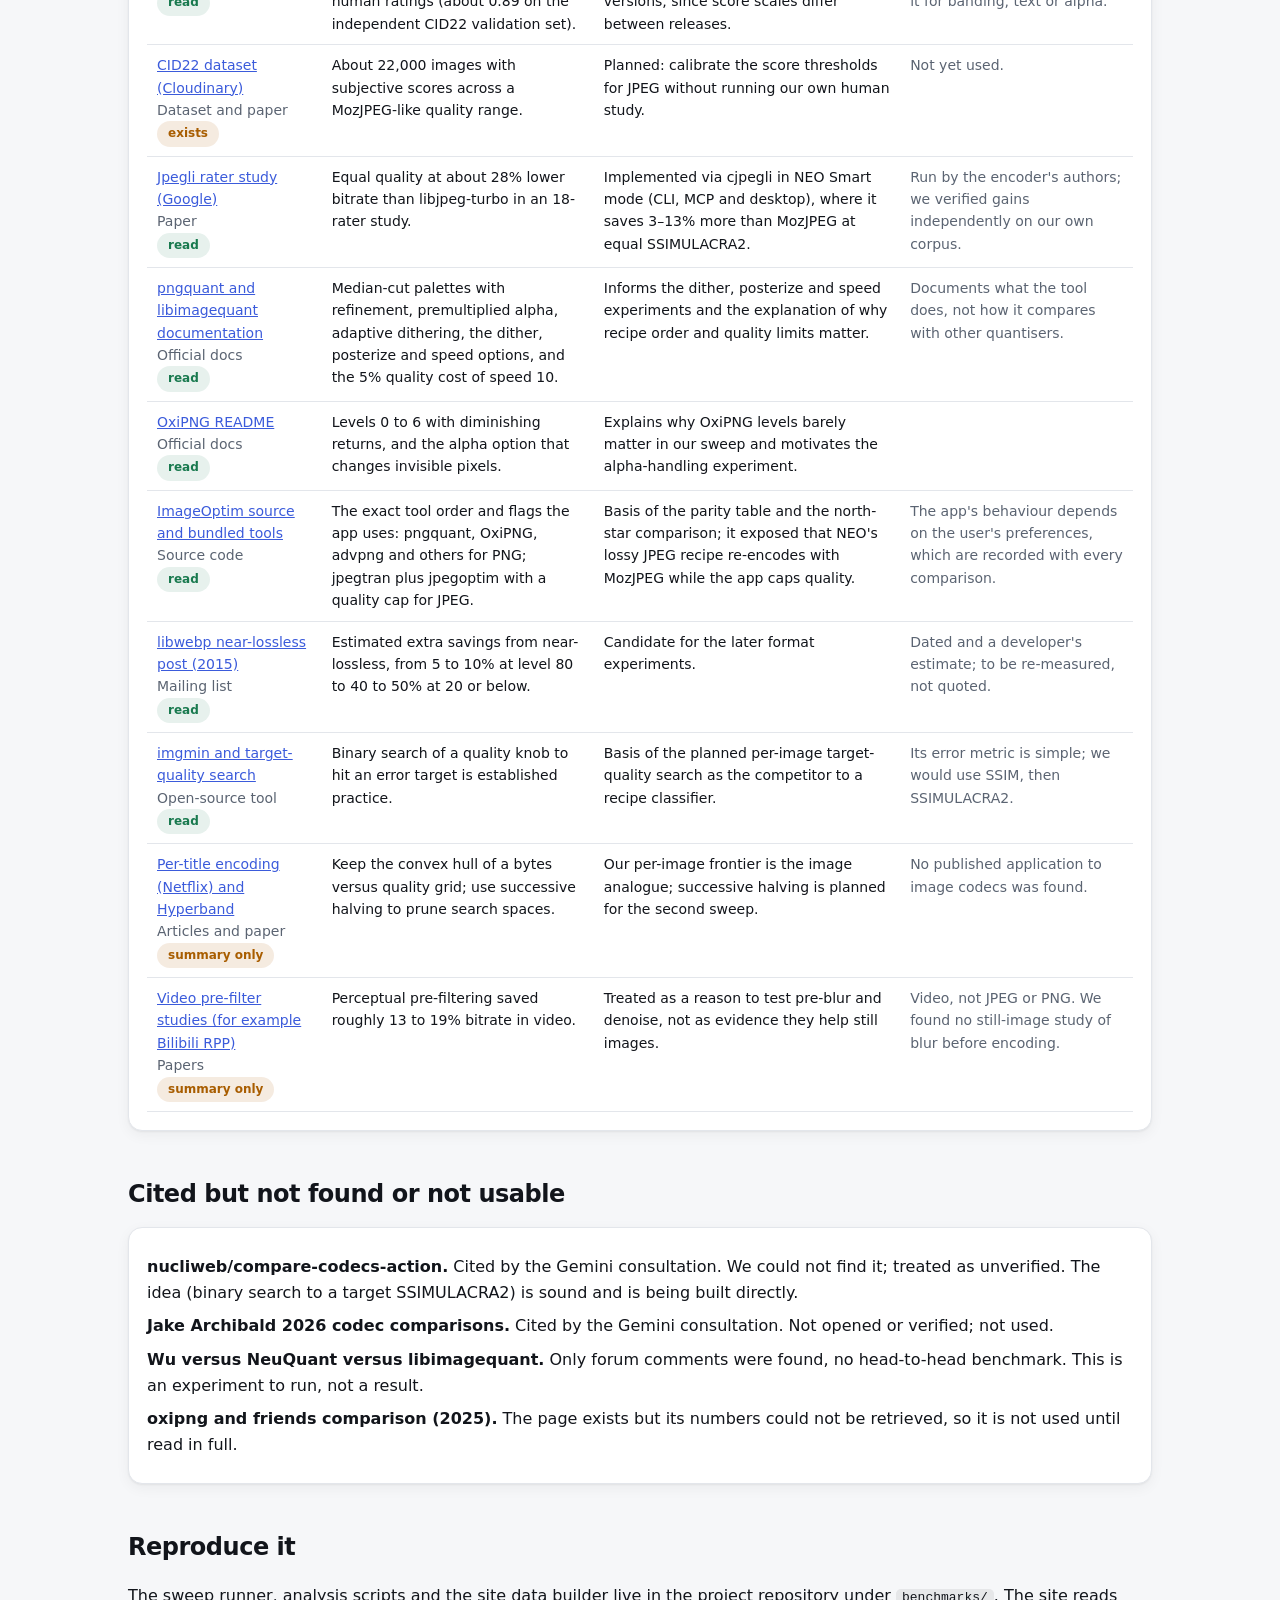
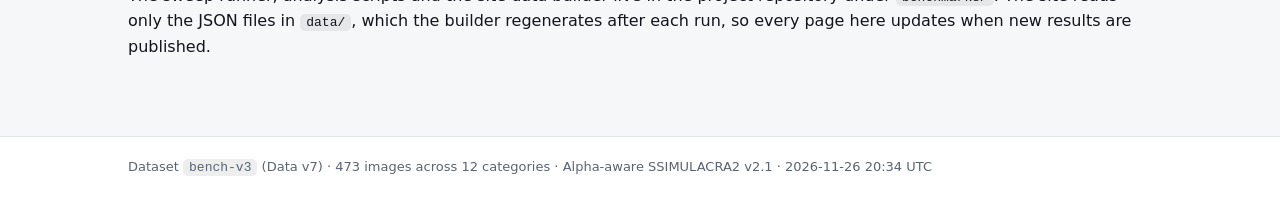
<file: docs/methodology.html>
<!doctype html>
<html lang="en"><head><meta charset="utf-8"><meta name="viewport" content="width=device-width,initial-scale=1">
<title>Methodology · NEO Compressor Results</title>
<meta name="description" content="How the numbers are produced, the quality metrics used, and every study and tool consulted.">
<meta property="og:type" content="website">
<meta property="og:site_name" content="NEO Compressor Results">
<meta property="og:title" content="Methodology · NEO Compressor Results">
<meta property="og:description" content="How the numbers are produced, the quality metrics used, and every study and tool consulted.">
<meta property="og:url" content="https://alfatreze.github.io/neo-encoder-releases/methodology.html">
<meta property="og:image" content="https://alfatreze.github.io/neo-encoder-releases/assets/og.png">
<meta property="og:image:type" content="image/png">
<meta property="og:image:width" content="1200">
<meta property="og:image:height" content="630">
<meta property="og:image:alt" content="NEO Compressor Results: image compression, measured honestly">
<meta name="twitter:card" content="summary_large_image">
<meta name="twitter:title" content="Methodology · NEO Compressor Results">
<meta name="twitter:description" content="How the numbers are produced, the quality metrics used, and every study and tool consulted.">
<meta name="twitter:image" content="https://alfatreze.github.io/neo-encoder-releases/assets/og.png">
<meta name="theme-color" content="#3b5bdb">
<link rel="icon" href="data:image/svg+xml,%3Csvg xmlns='http://www.w3.org/2000/svg' viewBox='0 0 32 32'%3E%3Crect width='32' height='32' rx='8' fill='%233b5bdb'/%3E%3Ctext x='16' y='23' font-size='20' font-family='Arial' font-weight='700' text-anchor='middle' fill='white'%3EN%3C/text%3E%3C/svg%3E">
<link rel="stylesheet" href="assets/style.css?v=20261123b"></head>
<body><main><div class="wrap">
<h1 class="page">Methodology</h1>
<p class="sub">How the numbers are produced, which outside work we consulted, and how each source changed what we measured. We say plainly what was verified and what was not.</p>

<h2>Approach</h2>
<ol class="steps" id="steps"></ol>

<h2>Known limits</h2>
<div class="callout warn"><ul id="limits" style="margin:0;padding-left:18px"></ul></div>

<h2>Quality metrics: in use and kept for later</h2>
<p class="sub">No single score matches human vision everywhere. We use several and keep the others on file for later tests.</p>
<div class="panel scroll" tabindex="0" role="region" aria-label="Quality metrics table" id="mets"></div>

<h2>Studies and tools consulted</h2>
<p class="note" style="margin:0 0 8px">Status: <b>read</b> means we read the primary page; <b>exists</b> means we confirmed it exists but did not read it in full; <b>summary only</b> means we saw only a search summary; <b>checked</b> means we verified its claims independently.</p>
<div class="controls"><label class="f">Filter<select id="m-f"><option value="">All</option><option>read</option><option>exists</option><option>summary only</option><option>checked</option></select></label></div>
<div class="panel scroll" tabindex="0" role="region" aria-label="Studies and tools table" id="srcs"></div>

<h2>Cited but not found or not usable</h2>
<div class="panel" id="nf"></div>

<h2>Reproduce it</h2>
<p>The sweep runner, analysis scripts and the site data builder live in the project repository under <code>benchmarks/</code>. The site reads only the JSON files in <code>data/</code>, which the builder regenerates after each run, so every page here updates when new results are published.</p>
</div></main>
<footer><div class="wrap" id="foot"></div></footer>
<script src="assets/common.js"></script>
<script>
chrome('methodology.html');
(async()=>{const m=await data('methodology');if(!m)return;
$('#steps').innerHTML=m.steps.map(s=>`<li><b>${esc(s.title)}.</b> ${esc(s.text)}</li>`).join('');
$('#limits').innerHTML=m.limits.map(x=>`<li>${esc(x)}</li>`).join('');
const P={read:'good',checked:'good',exists:'warn','summary only':'warn'};
const draw=()=>{const f=$('#m-f').value;$('#srcs').innerHTML=`<table><thead><tr><th>Source</th><th>What we took</th><th>How it was folded in</th><th>Caveats</th></tr></thead><tbody>${m.sources.filter(s=>!f||s.status===f).map(s=>`<tr><td>${s.url?`<a href="${esc(s.url)}" rel="noopener">${esc(s.name)}</a>`:esc(s.name)}<div class="muted small">${esc(s.kind)}</div><span class="pill ${P[s.status]||''}">${esc(s.status)}</span></td><td>${esc(s.took)}</td><td>${esc(s.folded)}</td><td class="muted">${esc(s.caveat)}</td></tr>`).join('')}</tbody></table>`};
$('#m-f').onchange=draw;draw();
const MP={'in use':'good',candidate:'warn',parked:''};
$('#mets').innerHTML=`<table><thead><tr><th>Metric</th><th>Status</th><th>Notes</th></tr></thead><tbody>${(m.metrics||[]).map(x=>`<tr><td><b>${esc(x.name)}</b></td><td><span class="pill ${MP[x.status]||''}">${esc(x.status)}</span></td><td>${esc(x.note)}</td></tr>`).join('')}</tbody></table>`;
$('#nf').innerHTML=m.notfound.map(n=>`<p style="margin:8px 0"><b>${esc(n.name)}.</b> ${esc(n.note)}</p>`).join('');
})();
</script></body></html>
</file>
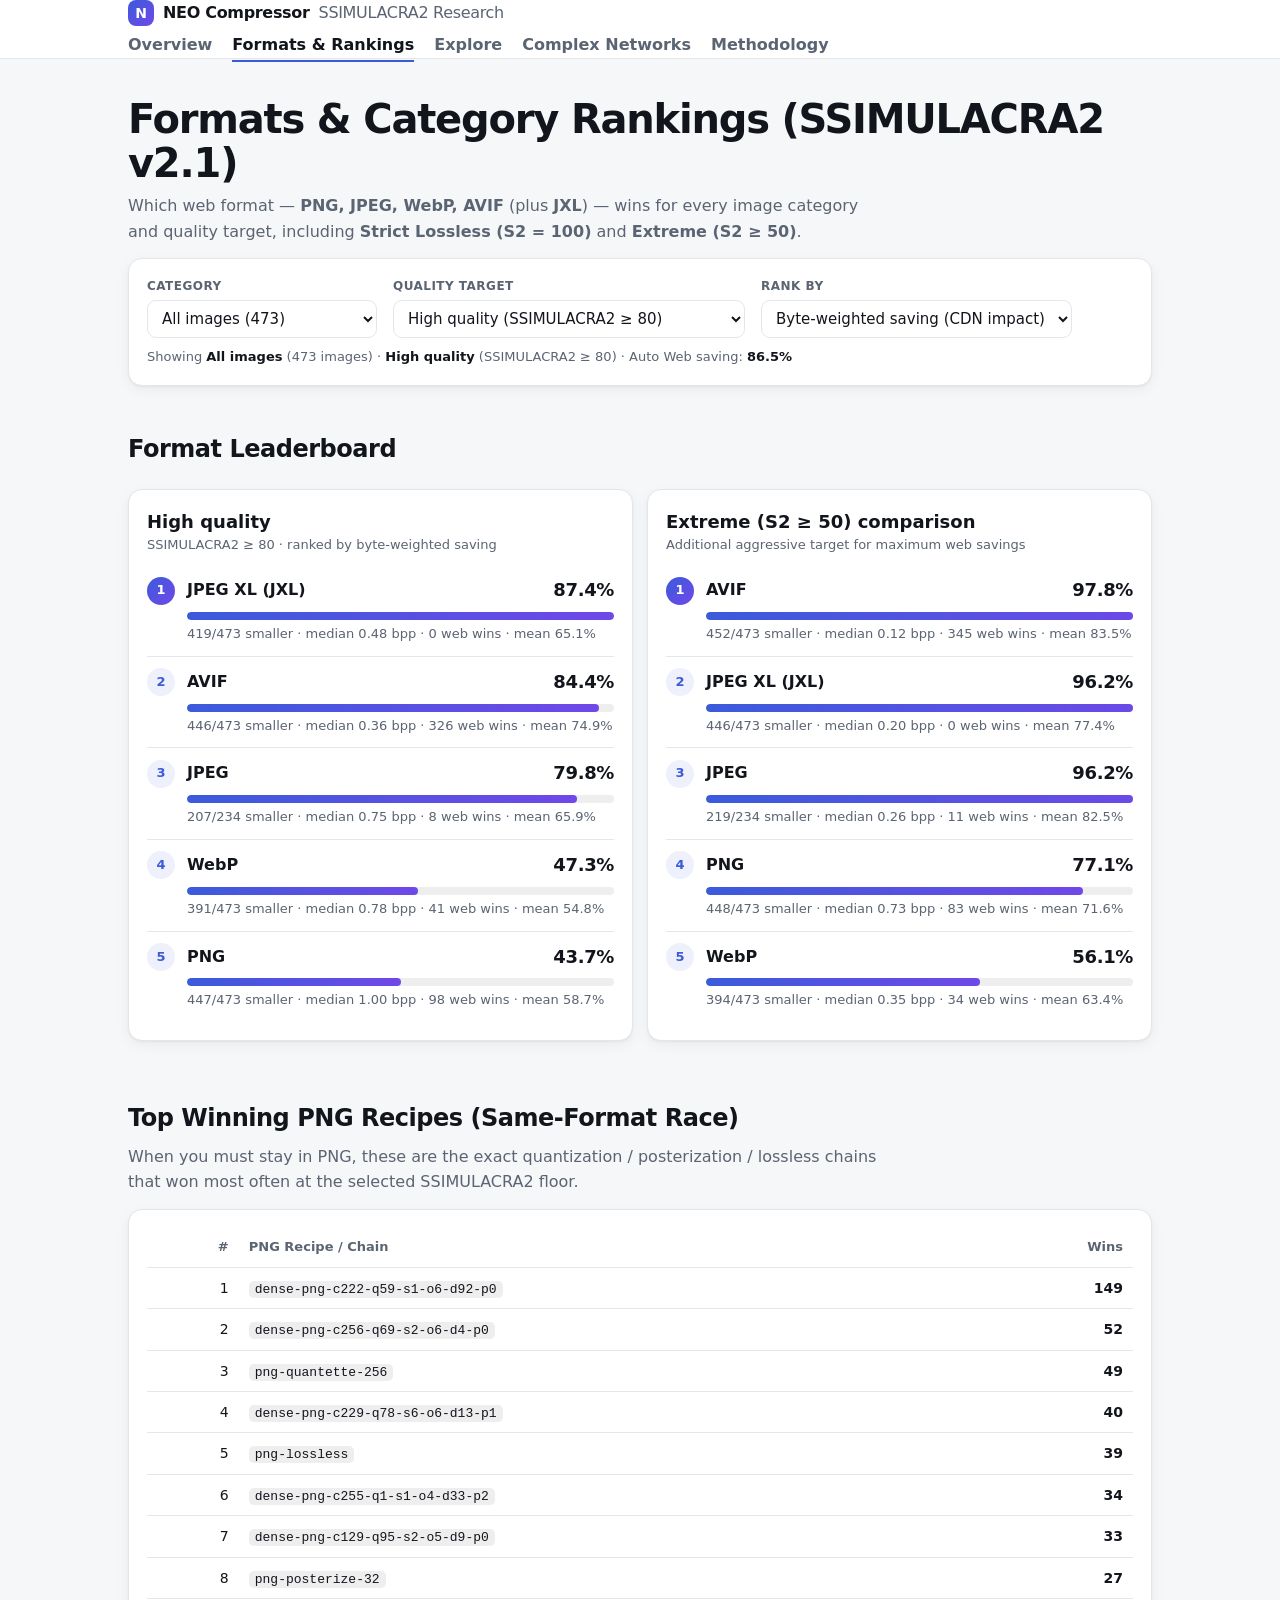
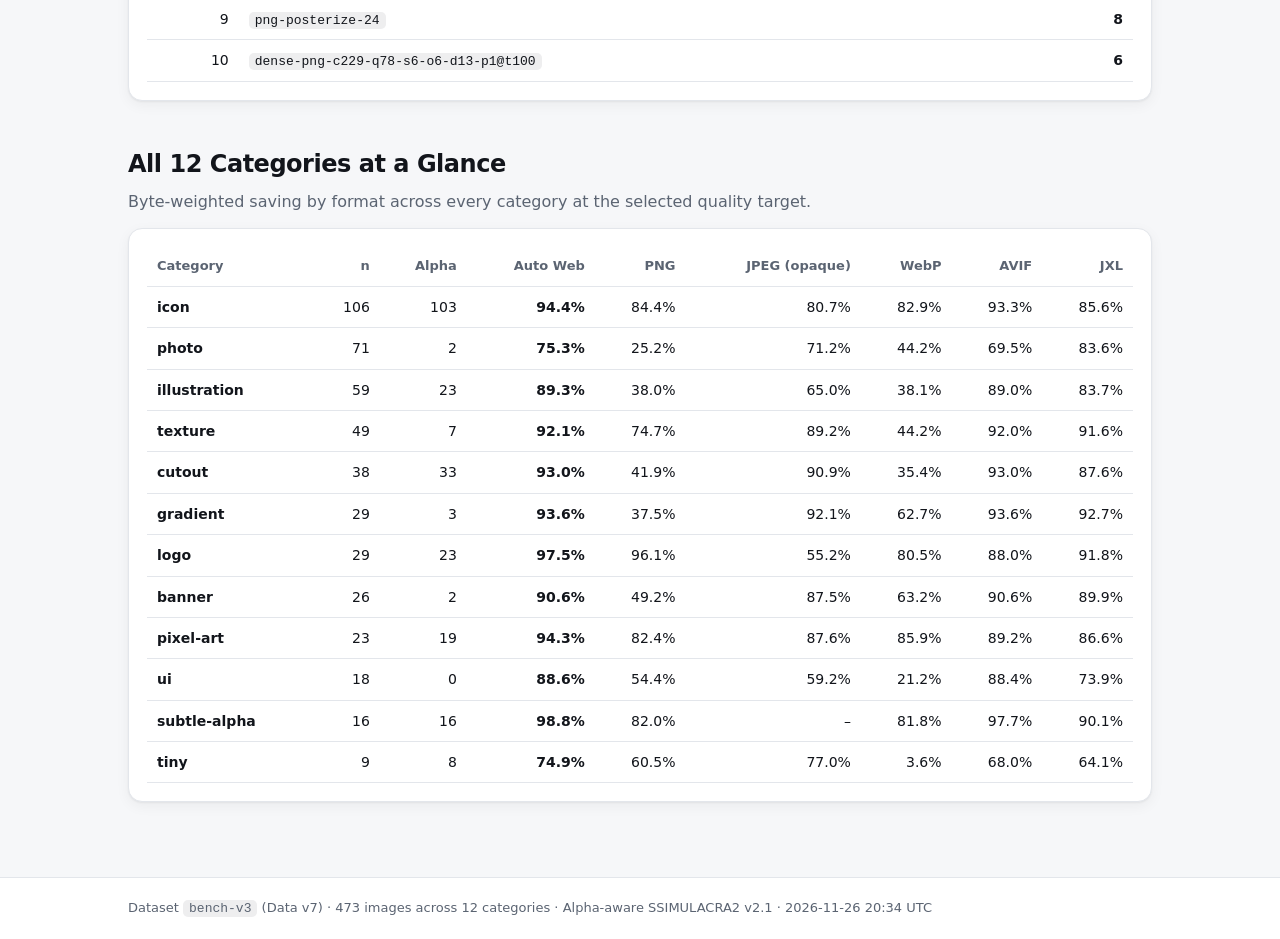
<file: docs/rankings.html>
<!doctype html>
<html lang="en"><head><meta charset="utf-8"><meta name="viewport" content="width=device-width,initial-scale=1">
<title>Formats &amp; Rankings · NEO Compressor SSIMULACRA2 Research</title>
<meta name="description" content="SSIMULACRA2 v2.1 rankings of PNG, JPEG, WebP, AVIF, and JXL across all 12 image categories and 5 quality targets including Extreme (S2 >= 50) and Strict Lossless.">
<link rel="icon" href="data:image/svg+xml,%3Csvg xmlns='http://www.w3.org/2000/svg' viewBox='0 0 32 32'%3E%3Crect width='32' height='32' rx='8' fill='%233b5bdb'/%3E%3Ctext x='16' y='23' font-size='20' font-family='Arial' font-weight='700' text-anchor='middle' fill='white'%3EN%3C/text%3E%3C/svg%3E">
<link rel="stylesheet" href="assets/style.css?v=20261123b">
<style>
.tiers{display:grid;grid-template-columns:repeat(auto-fit,minmax(310px,1fr));gap:14px;align-items:start}
.tier h3{margin:0;font-size:18px}.tier .hint{margin:0 0 10px}
.item{border-top:1px solid var(--line);padding:11px 0}
.item:first-of-type{border-top:0}
.item .top{display:grid;grid-template-columns:30px 1fr auto;gap:10px;align-items:center}
.rank{width:28px;height:28px;border-radius:50%;display:grid;place-items:center;font-weight:750;font-size:13px;background:var(--soft);color:var(--accent)}
.rank.r1{background:linear-gradient(135deg,var(--accent),var(--accent2));color:#fff}
.item .nm{font-weight:650;line-height:1.3}
.item .val{font-weight:780;font-size:18px;letter-spacing:-.02em}
.item .meter{height:8px;border-radius:99px;background:color-mix(in srgb,var(--ink) 7%,transparent);margin:7px 0 4px 40px;overflow:hidden;position:relative}
.item .meter i{position:absolute;left:0;top:0;bottom:0;border-radius:99px;background:linear-gradient(90deg,var(--accent),var(--accent2))}
.item .meta{margin-left:40px;font-size:13px;color:var(--muted)}
</style></head>
<body><main><div class="wrap">
<h1 class="page">Formats &amp; Category Rankings (SSIMULACRA2 v2.1)</h1>
<p class="sub">Which web format — <b>PNG, JPEG, WebP, AVIF</b> (plus <b>JXL</b>) — wins for every image category and quality target, including <b>Strict Lossless (S2 = 100)</b> and <b>Extreme (S2 ≥ 50)</b>.</p>

<div class="panel">
<div class="controls" style="margin:0">
<label class="f">Category<select id="cat"></select></label>
<label class="f">Quality target<select id="q"></select></label>
<label class="f">Rank by<select id="by"><option value="bwSaving">Byte-weighted saving (CDN impact)</option><option value="meanSaving">Per-image mean saving</option></select></label>
</div>
<p class="note" id="sel" style="margin:10px 0 0"></p>
</div>

<h2>Format Leaderboard</h2>
<div class="tiers" id="boards"></div>

<h2>Top Winning PNG Recipes (Same-Format Race)</h2>
<p class="sub">When you must stay in PNG, these are the exact quantization / posterization / lossless chains that won most often at the selected SSIMULACRA2 floor.</p>
<div class="panel scroll" id="png-winners"></div>

<h2>All 12 Categories at a Glance</h2>
<p class="sub">Byte-weighted saving by format across every category at the selected quality target.</p>
<div class="panel scroll" id="cat-matrix"></div>
</div></main>
<footer><div class="wrap" id="foot"></div></footer>
<script src="assets/common.js"></script>
<script>
chrome('rankings.html');
const opt=(sel,items,v)=>{sel.innerHTML=items.map(([k,t])=>`<option value="${esc(k)}">${esc(t)}</option>`).join('');if(v!=null)sel.value=v};
(async()=>{
const v3=await data('v3-summary');
if(!v3){$('#boards').innerHTML='<div class="panel muted">No v3 data yet.</div>';return}

const catKeys=Object.keys(v3.categories||{}).sort((a,b)=>(v3.categories[b].n)-(v3.categories[a].n));
opt($('#cat'),[['All',`All images (${v3.corpus.evaluated})`],...catKeys.map(k=>[k,`${k} (${v3.categories[k].n} images)`])],'All');
opt($('#q'),Object.entries(QUALITY).map(([k,v])=>[k,`${v.name} (${v.tech})`]),'s2>=80');

function draw(){
 const cat=$('#cat').value, q=$('#q').value, by=$('#by').value;
 const tier=cat==='All'?v3.tiers[q]:v3.categories[cat]?.tiers?.[q];
 if(!tier){$('#boards').innerHTML='<div class="panel muted">No data for this selection.</div>';return}
 $('#sel').innerHTML=`Showing <b>${cat==='All'?'All images':esc(cat)}</b> (${num(tier.n)} images) · <b>${esc(QUALITY[q].name)}</b> <span class="muted">(${esc(QUALITY[q].tech)})</span> · Auto Web saving: <b>${pct(tier.autoWeb[by],1)}</b>`;

 // Main 4 Web Formats + JXL cards
 const fmtRows=ALL_FORMATS.map(f=>({fmt:f,label:FMT_LABEL[f],...tier.formats[f],wins:tier.autoAll.wins?.[f]||0,webWins:tier.autoWeb.wins?.[f]||0}))
  .sort((a,b)=>(b[by]||0)-(a[by]||0));
 const mx=Math.max(0.01,...fmtRows.map(r=>r[by]||0));

 const renderList=(rows,title,hint)=>`<div class="panel tier"><h3>${esc(title)}</h3><p class="note hint">${esc(hint)}</p>${
  rows.map((r,i)=>`<div class="item"><div class="top"><span class="rank${i?'':' r1'}">${i+1}</span><span class="nm">${esc(r.label)}</span><span class="val">${pct(r[by],1)}</span></div>
   <div class="meter"><i style="width:${((r[by]||0)/mx)*100}%"></i></div>
   <div class="meta">${r.improved}/${r.eligible} smaller · median ${num(r.medianBpp,2)} bpp · ${r.webWins} web wins · ${by==='bwSaving'?`mean ${pct(r.meanSaving,1)}`:`bw ${pct(r.bwSaving,1)}`}</div></div>`).join('')
 }</div>`;

 // Compare selected target vs Extreme (S2>=50) side-by-side
 const extTier=cat==='All'?v3.tiers['s2>=50']:v3.categories[cat]?.tiers?.['s2>=50'];
 const extRows=extTier?ALL_FORMATS.map(f=>({fmt:f,label:FMT_LABEL[f],...extTier.formats[f],wins:extTier.autoAll.wins?.[f]||0,webWins:extTier.autoWeb.wins?.[f]||0})).sort((a,b)=>(b[by]||0)-(a[by]||0)):[];

 $('#boards').innerHTML=
  renderList(fmtRows, QUALITY[q].name, `${QUALITY[q].tech} · ranked by ${by==='bwSaving'?'byte-weighted':'per-image mean'} saving`) +
  (q!=='s2>=50'&&extRows.length?renderList(extRows, 'Extreme (S2 ≥ 50) comparison', 'Additional aggressive target for maximum web savings'):'');

 // Top PNG winners
 const pw=tier.topPngWinners||[];
 $('#png-winners').innerHTML=pw.length
  ?`<table><thead><tr><th class="num">#</th><th>PNG Recipe / Chain</th><th class="num">Wins</th></tr></thead><tbody>${pw.map(([name,cnt],i)=>`<tr><td class="num">${i+1}</td><td><code>${esc(name)}</code></td><td class="num"><b>${num(cnt)}</b></td></tr>`).join('')}</tbody></table>`
  :'<span class="muted">No PNG winners recorded for this slice.</span>';

 // Full 12-category matrix
 $('#cat-matrix').innerHTML=`<table><thead><tr><th>Category</th><th class="num">n</th><th class="num">Alpha</th><th class="num">Auto Web</th><th class="num">PNG</th><th class="num">JPEG (opaque)</th><th class="num">WebP</th><th class="num">AVIF</th><th class="num">JXL</th></tr></thead><tbody>${
  catKeys.map(k=>{
   const info=v3.categories[k], ct=info.tiers[q];
   return `<tr><td><b>${esc(k)}</b></td><td class="num">${info.n}</td><td class="num">${info.withAlpha}</td><td class="num"><b>${pct(ct.autoWeb.bwSaving,1)}</b></td><td class="num">${pct(ct.formats.png.bwSaving,1)}</td><td class="num">${ct.formats.jpeg.eligible?pct(ct.formats.jpeg.bwSaving,1):'–'}</td><td class="num">${pct(ct.formats.webp.bwSaving,1)}</td><td class="num">${pct(ct.formats.avif.bwSaving,1)}</td><td class="num">${pct(ct.formats.jxl.bwSaving,1)}</td></tr>`;
  }).join('')
 }</tbody></table>`;
}
['#cat','#q','#by'].forEach(s=>$(s).onchange=draw);
draw();
})();
</script></body></html>
</file>
<file: docs/assets/style.css>
:root{--bg:#f6f7f9;--panel:#fff;--ink:#12151b;--muted:#5b6472;--line:#e3e6eb;--accent:#3b5bdb;--accent2:#7048e8;--good:#18794e;--warn:#a85d00;--bad:#c2332b;--soft:#eef1fb;
--c1:#3b5bdb;--c2:#e8590c;--c3:#18794e;--c4:#7048e8;--c5:#b8860b;--c6:#0c8599;--c7:#c2255c;--c8:#6b7280;--shadow:0 1px 2px rgba(18,21,27,.05),0 4px 14px rgba(18,21,27,.05)}
@media (prefers-color-scheme:dark){:root{--bg:#0e1013;--panel:#161a20;--ink:#eceef2;--muted:#9aa4b2;--line:#262c35;--accent:#8aa4ff;--accent2:#b79cff;--good:#4cc38a;--warn:#e3a43a;--bad:#f0705f;--soft:#1b2130;
--c1:#8aa4ff;--c2:#ff9a5c;--c3:#4cc38a;--c4:#b79cff;--c5:#e3bd55;--c6:#4fc3d4;--c7:#f06595;--c8:#9aa4b2;--shadow:none}}
*{box-sizing:border-box}html{-webkit-text-size-adjust:100%;scroll-behavior:smooth}
body{margin:0;background:var(--bg);color:var(--ink);font:16px/1.6 system-ui,-apple-system,"Segoe UI",Roboto,sans-serif}
a{color:var(--accent)}
.wrap{max-width:1060px;margin:0 auto;padding:0 18px}
header.top{background:var(--panel);border-bottom:1px solid var(--line);position:sticky;top:0;z-index:5}
header.top .wrap{display:flex;flex-wrap:wrap;gap:6px 26px;align-items:center;min-height:58px}
.brand{font-weight:750;letter-spacing:-.02em;color:var(--ink);text-decoration:none;display:flex;align-items:center;gap:9px}
.brand b{display:inline-grid;place-items:center;width:26px;height:26px;border-radius:8px;background:linear-gradient(135deg,var(--accent),var(--accent2));color:#fff;font-size:14px}
nav a{margin-right:20px;color:var(--muted);text-decoration:none;padding:6px 0;border-bottom:2px solid transparent;font-weight:550}
nav a:hover{color:var(--ink)}nav a[aria-current=page]{color:var(--ink);border-color:var(--accent)}
.banner{background:color-mix(in srgb,var(--warn) 13%,var(--panel));border-bottom:1px solid var(--line);font-size:14px}
.banner .wrap{padding-top:8px;padding-bottom:8px}
.hero{background:linear-gradient(160deg,var(--soft),var(--bg) 70%);border-bottom:1px solid var(--line)}
.hero .wrap{padding-top:46px;padding-bottom:40px;display:grid;grid-template-columns:1.15fr .85fr;gap:30px;align-items:center}
.hero h1{font-size:clamp(30px,5.4vw,50px);line-height:1.08;letter-spacing:-.035em;margin:0 0 14px}
.hero h1 em{font-style:normal;background:linear-gradient(90deg,var(--accent),var(--accent2));-webkit-background-clip:text;background-clip:text;color:transparent}
.lede{font-size:18px;color:var(--muted);max-width:640px;margin:0}
.heronum{background:var(--panel);border:1px solid var(--line);border-radius:18px;padding:22px;box-shadow:var(--shadow)}
.heronum .big{font-size:clamp(54px,9vw,84px);font-weight:800;letter-spacing:-.05em;line-height:1;background:linear-gradient(90deg,var(--accent),var(--accent2));-webkit-background-clip:text;background-clip:text;color:transparent}
.heronum .cap{color:var(--muted);margin-top:6px}
.sizebar{margin-top:16px;font-size:13px;color:var(--muted)}
.sizebar .row{display:flex;align-items:center;gap:10px;margin:5px 0}.sizebar .t{width:62px}
.sizebar .b{height:14px;border-radius:7px}
main{padding:30px 0 60px}
h1.page{font-size:clamp(28px,4.6vw,40px);letter-spacing:-.03em;margin:8px 0 8px;line-height:1.1}
h2{font-size:24px;margin:44px 0 6px;letter-spacing:-.02em}h3{font-size:17px;margin:20px 0 6px}
h2+.sub{margin-top:0}
.sub{color:var(--muted);margin:0 0 14px;max-width:760px}
.cards{display:grid;grid-template-columns:repeat(auto-fit,minmax(210px,1fr));gap:14px;margin:6px 0}
.card{background:var(--panel);border:1px solid var(--line);border-radius:14px;padding:16px 18px;box-shadow:var(--shadow);border-top:3px solid var(--accent)}
.card:nth-child(2){border-top-color:var(--c3)}.card:nth-child(3){border-top-color:var(--c2)}.card:nth-child(4){border-top-color:var(--c4)}
.card .n{font-size:30px;font-weight:780;letter-spacing:-.03em}.card .l{color:var(--muted);font-size:14px;line-height:1.4}
.panel{background:var(--panel);border:1px solid var(--line);border-radius:14px;padding:18px;margin:14px 0;box-shadow:var(--shadow)}
.callout{border-left:4px solid var(--accent);background:var(--soft);border-radius:0 12px 12px 0;padding:12px 16px;margin:14px 0}
.callout.warn{border-color:var(--warn)}
.note{color:var(--muted);font-size:13px;line-height:1.45}
.note b{color:var(--ink);font-weight:600}
.muted{color:var(--muted)}.small{font-size:14px}
.findings{display:grid;grid-template-columns:repeat(auto-fit,minmax(290px,1fr));gap:14px}
.finding{background:var(--panel);border:1px solid var(--line);border-radius:14px;padding:16px 18px;box-shadow:var(--shadow)}
.finding .k{font-size:12px;letter-spacing:.06em;text-transform:uppercase;color:var(--accent);font-weight:700}
.finding h3{margin:4px 0 6px;font-size:18px;letter-spacing:-.01em}
.finding p{margin:0;color:var(--muted);font-size:15px}
table{border-collapse:collapse;width:100%;font-size:14px}
th,td{text-align:left;padding:9px 10px;border-bottom:1px solid var(--line);vertical-align:top}
th{font-weight:650;color:var(--muted);white-space:nowrap;font-size:13px}td.num,th.num{text-align:right;font-variant-numeric:tabular-nums}
tbody tr:hover{background:color-mix(in srgb,var(--accent) 5%,transparent)}
.scroll{overflow-x:auto;container-type:inline-size}
.scroll:focus-visible{outline:3px solid var(--accent);outline-offset:2px}
.scroll thead th{position:sticky;top:0;background:var(--panel);z-index:1}
.fmt-badge{display:inline-block;padding:1px 6px;border-radius:5px;font-size:11px;font-weight:700;letter-spacing:.04em;text-transform:uppercase;background:var(--soft);color:var(--accent);margin-left:5px;vertical-align:1px}
.controls{display:flex;flex-wrap:wrap;gap:10px 16px;margin:12px 0}
label.f{display:flex;flex-direction:column;font-size:12px;color:var(--muted);gap:4px;font-weight:600;text-transform:uppercase;letter-spacing:.04em}
select,input[type=search]{font:inherit;font-size:15px;text-transform:none;letter-spacing:0;font-weight:400;padding:8px 10px;border:1px solid var(--line);border-radius:9px;background:var(--panel);color:var(--ink);min-width:160px}
.seg{display:inline-flex;border:1px solid var(--line);border-radius:10px;overflow:hidden;background:var(--panel)}
.seg button{font:inherit;font-size:14px;border:0;background:none;padding:8px 14px;color:var(--muted);cursor:pointer}
.seg button[aria-pressed=true]{background:var(--accent);color:#fff}
.tabs{display:flex;flex-wrap:wrap;gap:4px;margin:20px 0 4px;border-bottom:1px solid var(--line)}
.tabs button{font:inherit;font-weight:600;background:none;border:0;border-bottom:3px solid transparent;padding:10px 14px;color:var(--muted);cursor:pointer;margin-bottom:-1px}
.tabs button[aria-selected=true]{color:var(--ink);border-color:var(--accent)}
.pill{display:inline-block;padding:2px 10px;border-radius:99px;font-size:12px;font-weight:600;border:1px solid var(--line)}
.pill.good{color:var(--good);background:color-mix(in srgb,var(--good) 10%,transparent);border-color:transparent}
.pill.warn{color:var(--warn);background:color-mix(in srgb,var(--warn) 12%,transparent);border-color:transparent}
.pill.bad{color:var(--bad);background:color-mix(in srgb,var(--bad) 10%,transparent);border-color:transparent}
.legend{display:flex;flex-wrap:wrap;gap:4px 14px;font-size:13px;margin:8px 0}
.legend i{display:inline-block;width:10px;height:10px;border-radius:50%;margin-right:5px}
svg text{fill:var(--muted);font-size:11px}svg .grid{stroke:var(--line)}
#tip{position:fixed;pointer-events:none;background:var(--ink);color:var(--bg);padding:7px 10px;border-radius:8px;font-size:12px;max-width:320px;display:none;z-index:9;line-height:1.4}
code{font:13px ui-monospace,Menlo,monospace;background:color-mix(in srgb,var(--ink) 7%,transparent);padding:1px 6px;border-radius:5px}
footer{border-top:1px solid var(--line);padding:20px 0;color:var(--muted);font-size:13px;background:var(--panel)}
.steps{counter-reset:s;list-style:none;padding:0;display:grid;grid-template-columns:repeat(auto-fit,minmax(230px,1fr));gap:12px}
.steps li{counter-increment:s;background:var(--panel);border:1px solid var(--line);border-radius:14px;padding:14px 16px 14px 54px;position:relative;box-shadow:var(--shadow);font-size:15px}
.steps li::before{content:counter(s);position:absolute;left:14px;top:14px;width:28px;height:28px;border-radius:50%;background:var(--soft);color:var(--accent);display:grid;place-items:center;font-weight:750}
.grid2{display:grid;grid-template-columns:repeat(auto-fit,minmax(320px,1fr));gap:14px}
.gloss dt{font-weight:650;margin-top:12px}.gloss dd{margin:2px 0 0;color:var(--muted)}
.btn{display:inline-block;padding:10px 18px;border-radius:10px;background:var(--accent);color:#fff;text-decoration:none;font-weight:650}
.btn.ghost{background:var(--panel);color:var(--ink);border:1px solid var(--line)}
.rec{display:grid;grid-template-columns:auto 1fr;gap:6px 16px;align-items:baseline}
.rec .v{font-size:34px;font-weight:800;letter-spacing:-.03em}
@media (max-width:760px){.hero .wrap{grid-template-columns:1fr;padding-top:30px}main{padding-top:20px}.card .n{font-size:26px}}

.cmp{position:relative;border:1px solid var(--line);border-radius:12px;overflow:hidden;background:#1a1d24;aspect-ratio:3/2;width:100%;touch-action:pan-y;user-select:none;cursor:ew-resize}
.cmp[data-alpha="1"]{background-color:#e9ecf1;background-image:linear-gradient(45deg,#d8dde6 25%,transparent 25%),linear-gradient(-45deg,#d8dde6 25%,transparent 25%),linear-gradient(45deg,transparent 75%,#d8dde6 75%),linear-gradient(-45deg,transparent 75%,#d8dde6 75%);background-size:16px 16px;background-position:0 0,0 8px,8px -8px,-8px 0}
@media (prefers-color-scheme:dark){.cmp[data-alpha="1"]{background-color:#232833;background-image:linear-gradient(45deg,#2d3341 25%,transparent 25%),linear-gradient(-45deg,#2d3341 25%,transparent 25%),linear-gradient(45deg,transparent 75%,#2d3341 75%),linear-gradient(-45deg,transparent 75%,#2d3341 75%)}}
.cmp-in{position:relative;width:100%;height:100%;transform-origin:50% 50%;transition:transform .15s}
.cmp img{display:block;width:100%;height:100%;object-fit:contain}
.cmp-b{position:absolute;inset:0;clip-path:inset(0 0 0 50%)}
.cmp-b img{width:100%;height:100%;object-fit:contain}
.cmp-h{position:absolute;top:0;bottom:0;left:50%;width:0;pointer-events:none}
.cmp-h::before{content:"";position:absolute;top:0;bottom:0;left:-1px;width:2px;background:#fff;box-shadow:0 0 0 1px rgba(0,0,0,.35)}
.cmp-h span{position:absolute;top:50%;left:-16px;width:32px;height:32px;margin-top:-16px;border-radius:50%;background:#fff;box-shadow:0 1px 6px rgba(0,0,0,.5);display:flex;align-items:center;justify-content:center}
.cmp-h span::after{content:"\2194";font-size:16px;color:#333}
.cmp-l,.cmp-r{position:absolute;top:10px;font-size:12px;font-weight:650;background:rgba(12,15,22,.72);backdrop-filter:blur(4px);color:#fff;padding:3px 9px;border-radius:6px;pointer-events:none}
.cmp-l{left:10px}.cmp-r{right:10px}
.cmp:focus-visible{outline:3px solid var(--accent)}

/* Side-by-side interactive image studio */
.ex-panel{padding:18px}
.ex-topbar{display:flex;flex-wrap:wrap;align-items:center;justify-content:space-between;gap:10px;margin-bottom:12px}
.ex-grid{display:grid;grid-template-columns:minmax(0,1.38fr) minmax(300px,.92fr);gap:18px;align-items:start}
.ex-rail{display:flex;flex-direction:column;gap:12px}
.ex-gain{border:1px solid var(--line);border-radius:12px;padding:14px 16px;background:color-mix(in srgb,var(--accent) 4%,var(--panel))}
.ex-gain-top{display:flex;align-items:baseline;justify-content:space-between;gap:10px}
.ex-gain-pct{font-size:36px;font-weight:800;letter-spacing:-.04em;line-height:1;color:var(--good)}
.ex-gain-pct.kept{color:var(--muted)}
.ex-gain-sizes{font-size:14px;font-weight:650;text-align:right;font-variant-numeric:tabular-nums}
.ex-gain-bar{margin:10px 0 8px;display:flex;flex-direction:column;gap:4px}
.ex-gain-bar .track{height:8px;border-radius:99px;background:color-mix(in srgb,var(--ink) 8%,transparent);overflow:hidden}
.ex-gain-bar .fill{height:100%;border-radius:99px;background:linear-gradient(90deg,var(--accent),var(--accent2));transition:width .2s ease}
.ex-gain-meta{display:grid;grid-template-columns:1fr 1fr;gap:8px;margin-top:8px;padding-top:8px;border-top:1px solid var(--line);font-size:12px}
.ex-gain-meta b{display:block;font-size:13px;color:var(--ink)}
.ex-ctrl-lbl{font-size:11px;font-weight:700;letter-spacing:.06em;text-transform:uppercase;color:var(--muted);margin-bottom:5px}
.ex-qseg{display:grid;grid-template-columns:repeat(5,1fr);border:1px solid var(--line);border-radius:10px;overflow:hidden;background:var(--panel)}
.ex-qseg button{font:inherit;font-size:12px;font-weight:600;border:0;border-right:1px solid var(--line);background:none;padding:7px 4px;color:var(--muted);cursor:pointer;line-height:1.2;text-align:center}
.ex-qseg button:last-child{border-right:0}
.ex-qseg button small{display:block;font-size:10px;font-weight:500;opacity:.8}
.ex-qseg button[aria-pressed=true]{background:var(--accent);color:#fff}
.ex-fmts{display:flex;flex-direction:column;gap:5px}
.ex-fmt-btn{display:grid;grid-template-columns:1fr auto auto;align-items:center;gap:8px;width:100%;text-align:left;padding:8px 11px;border:1px solid var(--line);border-radius:9px;background:var(--panel);color:var(--ink);font:inherit;font-size:13px;cursor:pointer;transition:border-color .12s,background .12s}
.ex-fmt-btn:hover:not(:disabled){border-color:var(--accent)}
.ex-fmt-btn[aria-pressed=true]{border-color:var(--accent);background:var(--soft);box-shadow:inset 3px 0 0 var(--accent)}
.ex-fmt-btn:disabled{opacity:.45;cursor:not-allowed}
.ex-fmt-btn .fn{font-weight:650;display:flex;align-items:center;gap:6px}
.ex-fmt-btn .fs{font-variant-numeric:tabular-nums;color:var(--muted);font-size:12px}
.ex-fmt-btn .fp{font-variant-numeric:tabular-nums;font-weight:750;min-width:46px;text-align:right;color:var(--good)}
.ex-fmt-btn .fp.kept{color:var(--muted);font-weight:600}
@media (max-width:900px){.ex-grid{grid-template-columns:1fr}}
</file>
